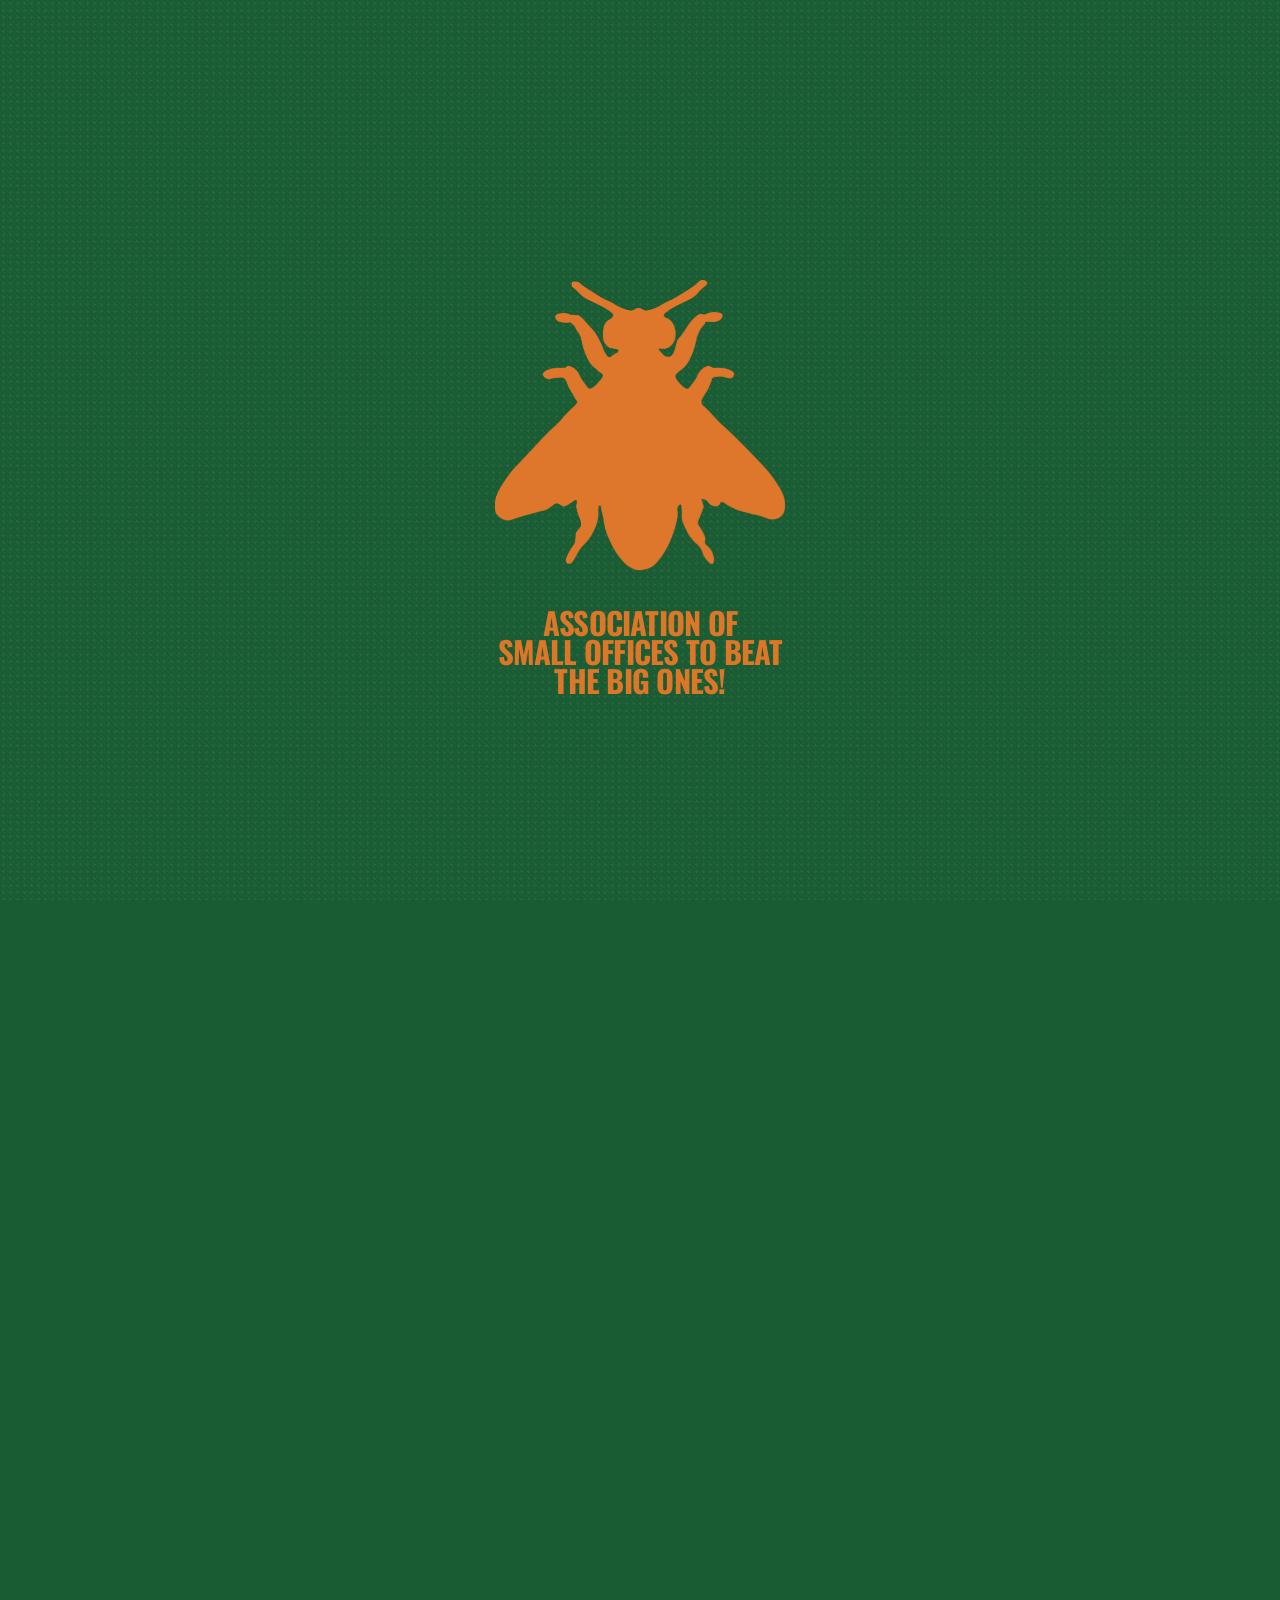
<file: index.html>
<!DOCTYPE html>
<html lang="en">
<head>
  <meta charset="UTF-8">

  <!-- Skip the splash if home.html was visited in the last 20 minutes -->
  <script>
    (function () {
      var STORAGE_KEY = "argefc:lastVisit";
      var RECENT_VISIT_WINDOW = 20 * 60 * 1000; // 20 minutes

      try {
        var lastVisit = window.localStorage.getItem(STORAGE_KEY);

        if (lastVisit && Date.now() - Number(lastVisit) < RECENT_VISIT_WINDOW) {
          window.location.replace("/home.html");
        }
      } catch (error) {
        // localStorage unavailable — fall back to showing the intro.
      }
    })();
  </script>

  <meta
    name="viewport"
    content="width=device-width, initial-scale=1, viewport-fit=cover"
  >

  <!-- Static green (the splash's resting color), not synced to
       the orange-to-green animation: Safari reads theme-color
       once at load and doesn't reliably react to later JS
       changes, so animating it was never actually taking
       effect on the notch/toolbar area anyway. -->
  <meta
    name="theme-color"
    content="#195c33"
  >

  <title>ARGE FC</title>

  <meta
    name="description"
    content="Association of small architecture offices to beat the big ones!"
  >

  <meta property="og:type" content="website">
  <meta property="og:url" content="https://argefc.com/">
  <meta property="og:title" content="ARGE FC">
  <meta
    property="og:description"
    content="Association of small architecture offices to beat the big ones!"
  >
  <meta property="og:image" content="https://argefc.com/resources/og-image.jpg">

  <!-- Prevents a background flash before style.css loads. Only
       body gets a color — html is deliberately left unset here
       too, so the browser keeps falling back to body's color
       for the safe-area strips (see the comment on html in
       style.css). -->
  <style>
    body {
      background-color: #de7628;
    }
  </style>

  <link rel="preconnect" href="https://fonts.googleapis.com">
  <link rel="preconnect" href="https://fonts.gstatic.com" crossorigin>
  <link
    rel="stylesheet"
    href="https://fonts.googleapis.com/css2?family=Oswald:wght@600;700&display=swap"
  >

  <!-- Warms the cache for home.html's font, so it's already
       loaded by the time the visitor clicks through. -->
  <link
    rel="stylesheet"
    href="https://fonts.googleapis.com/css2?family=Space+Grotesk:wght@500;600;700&display=swap"
  >

  <link
    rel="preload"
    as="image"
    href="/resources/logo.png"
  >

  <link rel="stylesheet" href="./style.css">
  <link
    rel="icon"
    type="image/png"
    sizes="32x32"
    href="/resources/favicon-32.png"
  >
  <link
    rel="apple-touch-icon"
    sizes="180x180"
    href="/resources/apple-touch-icon.png"
  >
</head>

<body>

  <main class="hero">

    <h1 class="sr-only">ARGE FC</h1>

    <a
      class="entry-link"
      id="intro-trigger"
      href="/home.html"
      aria-label="Enter ARGE FC"
      aria-disabled="true"
      tabindex="-1"
    >

      <div class="entry-visual">

        <div class="logo">
          <img
            class="logo-image"
            src="/resources/logo.png"
            alt=""
            width="4146"
            height="4147"
            fetchpriority="high"
          >
        </div>

        <div class="sticker">
          ASSOCIATION OF<br>
          SMALL OFFICES TO BEAT<br>
          THE BIG ONES!
        </div>

      </div>

      <!-- Attention nudge: tied to the bee's own box, scales with it -->
      <div class="nudge-hint">
        <span class="nudge-text">Click to enter</span>

        <svg
          class="nudge-arrow"
          viewBox="0 35 400 240"
          focusable="false"
        >
          <path
            d="M 350 70 C 260 85, 150 150, 78 232"
            fill="none"
            stroke="#111111"
            stroke-width="10"
            stroke-linecap="round"
          />
          <path
            d="M 130 225 L 78 232 L 95 178"
            fill="none"
            stroke="#111111"
            stroke-width="10"
            stroke-linecap="round"
            stroke-linejoin="round"
          />
        </svg>
      </div>

    </a>

  </main>


  <!-- Full-page dim while the nudge is showing -->
  <div class="intro-nudge-overlay" aria-hidden="true"></div>

  <script src="./script.js"></script>
</body>
</html>
</file>
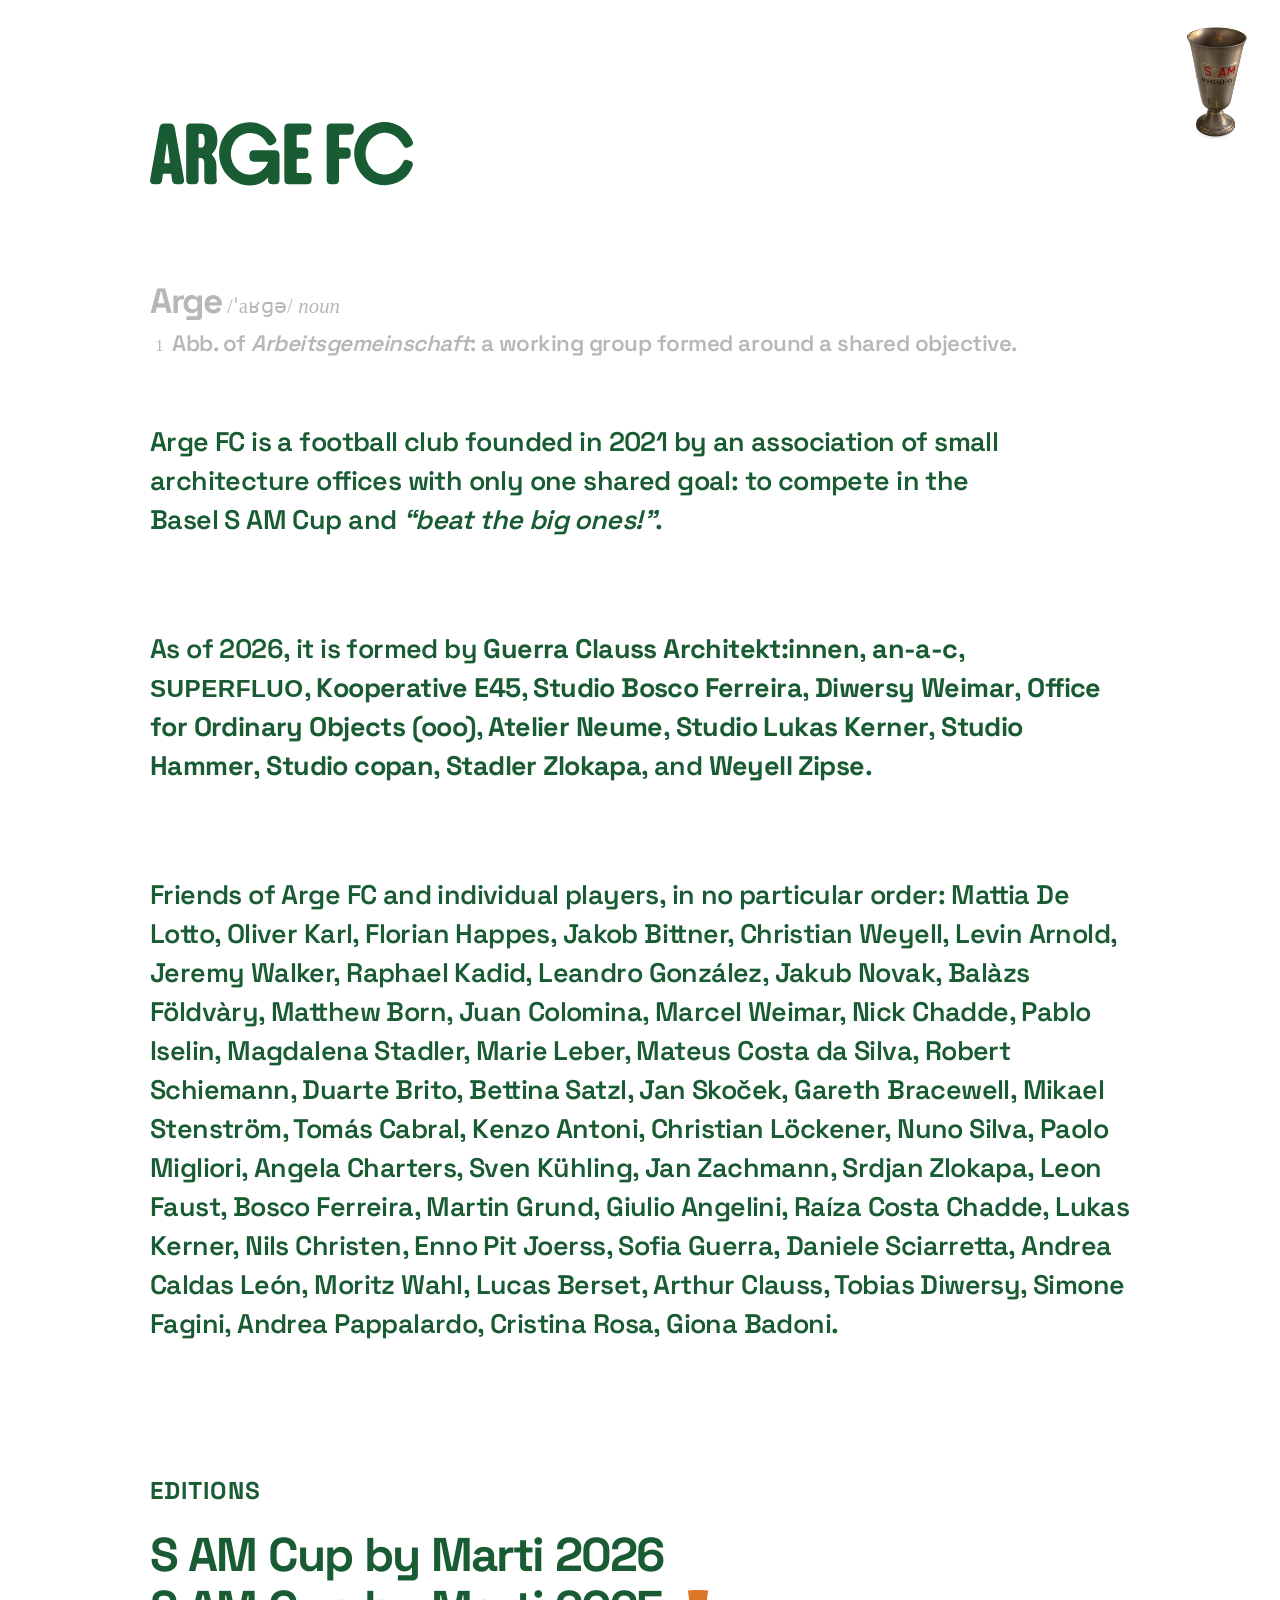
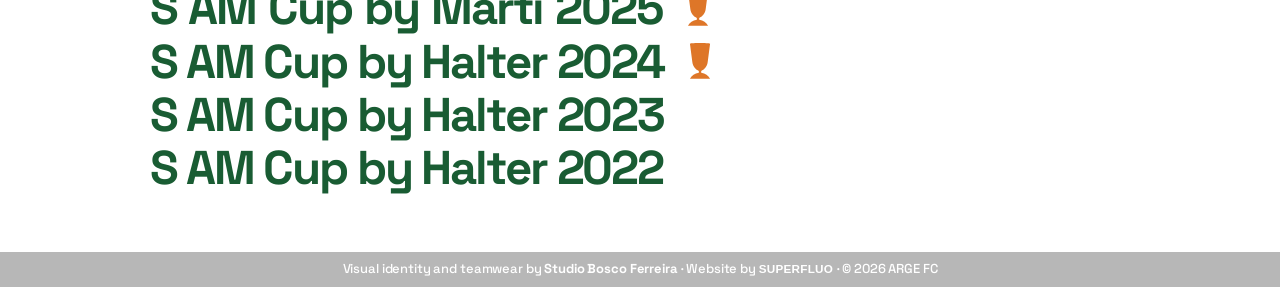
<file: home.html>
<!DOCTYPE html>
<html lang="en">
<head>
  <meta charset="UTF-8">

  <!-- Record this visit so a return to "/" within 20 minutes skips the splash -->
  <script>
    (function () {
      var STORAGE_KEY = "argefc:lastVisit";

      try {
        window.localStorage.setItem(STORAGE_KEY, Date.now());
      } catch (error) {
        // localStorage unavailable — splash will just show again next time.
      }
    })();
  </script>

  <meta
  name="viewport"
  content="width=device-width, initial-scale=1, viewport-fit=cover"
>

  <title>ARGE FC</title>

  <meta
    name="description"
    content="Association of small architecture offices to beat the big ones!"
  >

  <meta property="og:type" content="website">
  <meta property="og:url" content="https://argefc.com/home.html">
  <meta property="og:title" content="ARGE FC">
  <meta
    property="og:description"
    content="Association of small architecture offices to beat the big ones!"
  >
  <meta property="og:image" content="https://argefc.com/resources/og-image.jpg">

  <link rel="preconnect" href="https://fonts.googleapis.com">
  <link rel="preconnect" href="https://fonts.gstatic.com" crossorigin>
  <link
    rel="stylesheet"
    href="https://fonts.googleapis.com/css2?family=Space+Grotesk:wght@500;600;700&display=swap"
  >

  <link rel="stylesheet" href="./home.css">
  <link
  rel="icon"
  type="image/png"
  sizes="32x32"
  href="/resources/favicon-32.png"
>

<link
  rel="apple-touch-icon"
  sizes="180x180"
  href="/resources/apple-touch-icon.png"
>
</head>

<body>

  <!-- Trophy easter egg -->
  <a
    class="trophy-link"
    href="/trophy.html"
    aria-label="View the S AM Cup"
  >
    <img
      src="/resources/sam-cup.png"
      alt=""
      width="600"
      height="900"
    >
  </a>


  <!-- Decorative flying bee -->
  <div class="fly-layer" aria-hidden="true">

    <svg
      class="fly-trail"
      id="fly-svg"
      preserveAspectRatio="none"
    >
      <g id="trail-group"></g>
    </svg>

    <img
      class="flying-bee"
      id="flying-bee"
      src="/resources/logo.png"
      alt=""
      width="4146"
      height="4147"
    >

  </div>


  <main class="content">

    <section class="intro">

      <h1>
        <svg class="title-logo" role="img" aria-label="ARGE FC" viewBox="0 0 404.99 137.17" fill="currentColor" xmlns="http://www.w3.org/2000/svg">
          <path d="m28.03,100.72l11.88-66.11c.55-3.19,2.64-4.95,5.94-4.95h7.26c3.3,0,5.39,1.76,5.94,4.95l11.88,66.11c.66,3.85-1.21,5.94-4.95,5.94h-4.4c-3.41,0-5.39-1.76-5.83-5.17l-.88-7.15c-.11-.77-.44-.99-1.1-.99h-8.58c-.66,0-.99.22-1.1.99l-.88,7.15c-.44,3.41-2.42,5.17-5.83,5.17h-4.4c-3.74,0-5.61-2.09-4.95-5.94Zm24.97-21.78l-2.97-23.21c-.11-.88-.99-.88-1.1,0l-2.97,23.21c-.11.66.44,1.21,1.1,1.21h4.84c.66,0,1.21-.55,1.1-1.21Z"/>
          <path d="m73.69,101.16V35.16c0-3.52,1.98-5.5,5.5-5.5h12.32c15.84,0,21.67,6.38,21.67,22.11,0,6.6-2.64,12.32-6.71,16.17-.55.55-.55.99,0,1.54,2.86,2.86,5.5,6.93,5.5,13.53v9.9c0,3.3.22,5.83.44,7.81.44,3.85-.99,5.94-4.73,5.94h-5.61c-3.52,0-5.5-1.98-5.5-5.5v-21.34c0-6.38-3.85-6.38-5.06-6.38h-1.1c-.66,0-1.1.44-1.1,1.1v26.62c0,3.52-1.98,5.5-5.5,5.5h-4.62c-3.52,0-5.5-1.98-5.5-5.5Zm23.43-48.95c0-8.58-2.09-9.35-5.72-9.35h-.99c-.66,0-1.1.44-1.1,1.1v15.18c0,.66.44,1.1,1.1,1.1h.99c3.63,0,5.72-.88,5.72-8.03Z"/>
          <path d="m197.93,101.16V35.16c0-3.52,1.98-5.5,5.5-5.5h23.32c3.52,0,5.5,1.98,5.5,5.5v3.3c0,3.52-1.98,5.5-5.5,5.5h-12.1c-.66,0-1.1.44-1.1,1.1v13.97c0,.66.44,1.1,1.1,1.1h8.14c3.52,0,5.5,1.98,5.5,5.5v3.3c0,3.52-1.98,5.5-5.5,5.5h-8.14c-.66,0-1.1.44-1.1,1.1v15.73c0,.66.44,1.1,1.1,1.1h12.21c3.52,0,5.5,1.98,5.5,5.5v3.3c0,3.52-1.98,5.5-5.5,5.5h-23.43c-3.52,0-5.5-1.98-5.5-5.5Z"/>
          <path d="m251.54,101.16V35.16c0-3.52,1.98-5.5,5.5-5.5h23.32c3.52,0,5.5,1.98,5.5,5.5v3.3c0,3.52-1.98,5.5-5.5,5.5h-12.1c-.66,0-1.1.44-1.1,1.1v13.97c0,.66.44,1.1,1.1,1.1h8.14c3.52,0,5.5,1.98,5.5,5.5v3.3c0,3.52-1.98,5.5-5.5,5.5h-8.14c-.66,0-1.1.44-1.1,1.1v25.63c0,3.52-1.98,5.5-5.5,5.5h-4.62c-3.52,0-5.5-1.98-5.5-5.5Z"/>
          <path d="m357.2,77.13l-3.01-1c-3.01-1-5.26.13-6.26,3.14-4.1,8.61-12.75,15.09-22.43,15.09-13.71,0-24.83-11.84-24.83-26.45s11.12-26.45,24.83-26.45c9.36,0,17.52,6.31,22.92,16.21,1.42,2.83,3.81,3.62,6.64,2.2l2.83-1.42c2.83-1.42,3.62-3.81,2.2-6.64l-1.42-2.93c-6.51-12.45-19.2-20.91-33.79-20.91-21.22,0-38.43,17.89-38.43,39.95s17.2,39.95,38.43,39.95c15.72,0,30.41-9.02,35.45-24.48,1-3.01-.13-5.26-3.14-6.26Z"/>
          <path d="m186.28,63.48l-27.08.04c-3.52,0-5.5,1.98-5.5,5.5v3.52c0,3.52,1.98,5.5,5.5,5.5h18.06v.43c-3.77,9.5-12.58,16.17-22.86,16.17-13.71,0-24.15-11.85-24.15-26.45s10.44-26.45,24.15-26.45c9.36,0,17.21,5.01,21.44,13.15,1.6,2.68,4.03,3.28,6.75,1.66l2.73-1.62c2.73-1.62,3.36-4.04,1.77-6.73-6.51-12.45-18.72-19.96-33.31-19.96-21.22,0-38.43,17.89-38.43,39.95s17.2,39.95,38.43,39.95c10.38,0,17.49-3.45,23.48-10.07v3.11c0,3.52,1.98,5.5,5.5,5.5h3.52c3.52,0,5.5-1.98,5.5-5.5v-32.2c0-3.52-1.98-5.5-5.5-5.5Z"/>
        </svg>
      </h1>

      <div class="definition">
  <div class="definition-heading">
    <strong>Arge</strong>
    <span class="pronunciation">/ˈaʁɡə/</span>
    <span class="word-type">noun</span>
  </div>

  <p class="definition-text">
    Abb. of <em>Arbeitsgemeinschaft</em>: a working group
    formed around a shared objective.
  </p>
</div>
<p>
Arge FC is a football club founded in 2021 by an association of small
architecture offices with only one shared goal: to compete in the
Basel&nbsp;S&nbsp;AM&nbsp;Cup and <span class="motto">“beat the big ones!”</span>.
</p>
    </section>
    <section>
      <p class="office-text">
       As of 2026, it is formed by 
        <a href="https://guerraclauss.com/en" target="_blank" rel="noopener">Guerra Clauss Architekt:innen</a>,
        <a href="https://an-a-c.com" target="_blank" rel="noopener">an-a-c</a>, <a class="superfluo" href="http://superfluo.cc/" target="_blank" rel="noopener">SUPERFLUO</a>,
        <a href="https://k-e45.com" target="_blank" rel="noopener">Kooperative E45</a>,
        <a href="https://www.boscoferreira.com" target="_blank" rel="noopener">Studio Bosco Ferreira</a>,
        <a href="https://diwersyweimar.eu" target="_blank" rel="noopener">Diwersy Weimar</a>,
        <a href="https://www.instagram.com/office.for.ordinary.objects/?hl=en" target="_blank" rel="noopener">Office for Ordinary Objects (ooo)</a>,
        <a href="https://www.neume.ch" target="_blank" rel="noopener">Atelier Neume</a>,
        <a href="https://lukaskerner.studio" target="_blank" rel="noopener">Studio Lukas Kerner</a>,
        <a href="https://studiohammer.ch" target="_blank" rel="noopener">Studio Hammer</a>,
        <a href="https://studiocopan.ch" target="_blank" rel="noopener">Studio copan</a>,
        <a href="https://stadlerzlokapa.ch" target="_blank" rel="noopener">Stadler Zlokapa</a>,
        and
        <a href="https://weyellzipse.ch" target="_blank" rel="noopener">Weyell Zipse</a>.
      </p>
    </section>
    <section class="friends-section">
      <p class="friends">
        Friends of Arge FC and individual players, in no particular order:
        Mattia De Lotto, Oliver Karl, Florian Happes, Jakob Bittner, Christian
        Weyell, Levin Arnold, Jeremy Walker, Raphael Kadid, Leandro González, Jakub
        Novak, Balàzs Földvàry, Matthew Born, Juan Colomina, Marcel Weimar, Nick
        Chadde, Pablo Iselin, Magdalena Stadler, Marie Leber, Mateus Costa da Silva,
        Robert Schiemann, Duarte Brito, Bettina Satzl, Jan Skoček, Gareth Bracewell,
        Mikael Stenström, Tomás Cabral, Kenzo Antoni, Christian Löckener, Nuno
        Silva, Paolo Migliori, Angela Charters, Sven Kühling, Jan Zachmann, Srdjan
        Zlokapa, Leon Faust, Bosco Ferreira, Martin Grund, Giulio Angelini, Raíza 
        Costa Chadde, Lukas Kerner, Nils Christen, Enno Pit Joerss, Sofia Guerra,
         Daniele Sciarretta, Andrea Caldas León, Moritz Wahl, Lucas Berset, 
        Arthur Clauss, Tobias Diwersy, Simone Fagini, Andrea Pappalardo, Cristina Rosa, 
        Giona Badoni.
      </p>
    </section>
    <section>

      <h2>Editions</h2>

      <ul class="edition-list">
        <li>
          <a
            id="manual-2026"
            href="/2026/edition2026.html"
            data-prefetch-image="/2026/sam-cup-2026-team.webp"
          >S AM Cup by Marti 2026</a>
        </li>

        <li class="is-winner">
          <a
            id="manual"
            href="/2025/edition2025.html"
            data-prefetch-image="/2025/sam-cup-2025-team.webp"
          >S AM Cup by Marti 2025<svg
      class="edition-cup"
      viewBox="0 0 44 64"
      aria-label="Winner"
      role="img"
    >
      <path
        d="
          M5 3
          C9 1.5 35 1.5 39 3
          L35 34
          C34 42 29 47 24 49
          L24 52
          C31 53 36 57 39 62
          H5
          C8 57 13 53 20 52
          V49
          C15 47 10 42 9 34
          Z
        "
      />
    </svg></a>
        </li>

        <li class="is-winner">
          <a
            href="/2024/edition2024.html"
            data-prefetch-image="/2024/sam-cup-2024-team.webp"
          >S AM Cup by Halter 2024<svg
      class="edition-cup"
      viewBox="0 0 44 64"
      aria-label="Winner"
      role="img"
    >
      <path
        d="
          M5 3
          C9 1.5 35 1.5 39 3
          L35 34
          C34 42 29 47 24 49
          L24 52
          C31 53 36 57 39 62
          H5
          C8 57 13 53 20 52
          V49
          C15 47 10 42 9 34
          Z
        "
      />
    </svg></a>
        </li>

        <li>
          <a
            href="/2023/edition2023.html"
            data-prefetch-image="/2023/sam-cup-2023-team.webp"
          >S AM Cup by Halter 2023</a>
        </li>

        <li>
          <a
            href="/2022/edition2022.html"
            data-prefetch-image="/2022/sam-cup-2022-team.webp"
          >S AM Cup by Halter 2022</a>
        </li>
        
      </ul>

    </section>

  </main>


  <footer class="site-footer">
<p class="footer-credits">
  Visual identity and teamwear by
  <a
    class="footer-link"
    href="https://www.boscoferreira.com/"
  >
    Studio Bosco Ferreira
  </a>
  · Website by
  <a
    class="footer-link superfluo"
    href="https://superfluo.cc"
  >
    SUPERFLUO
  </a>
  · © 2026 ARGE FC
</p>
  </footer>


  <script src="./bee.js"></script>
  <script src="./edition-prefetch.js"></script>

</body>
</html>
</file>
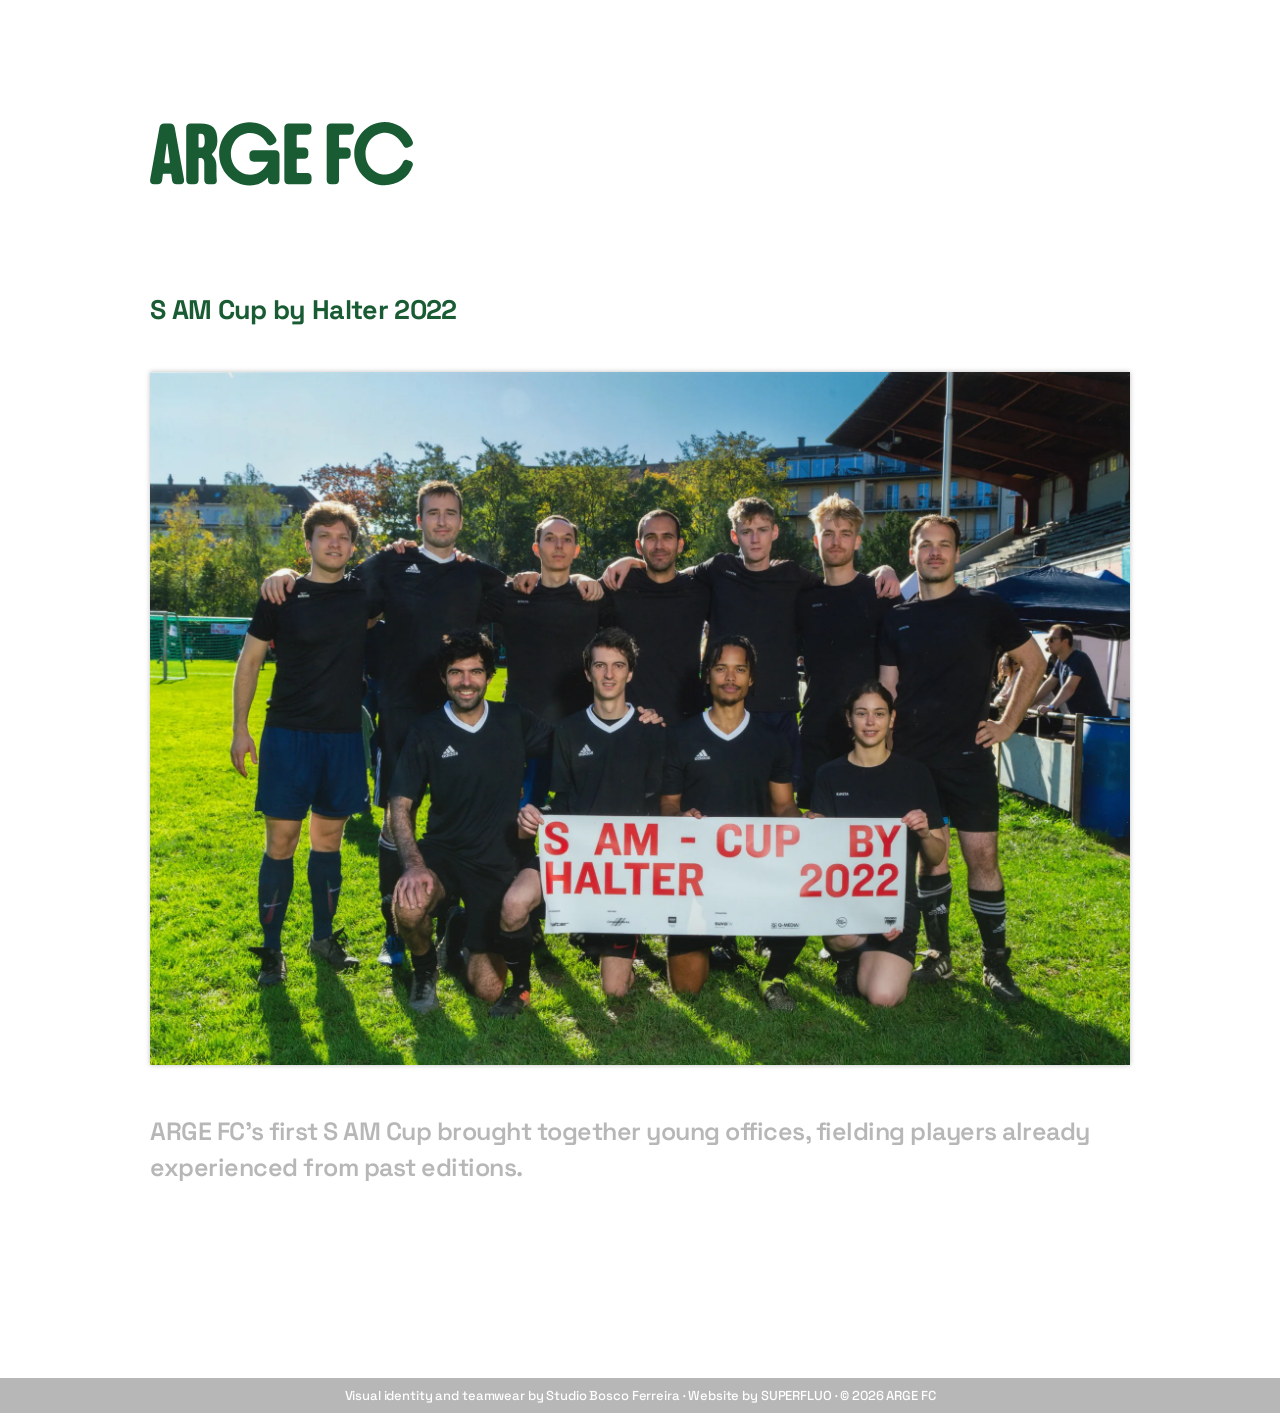
<file: 2022/edition2022.html>
<!DOCTYPE html>
<html lang="en">
<head>
  <meta charset="UTF-8">

  <meta
    name="viewport"
    content="width=device-width, initial-scale=1, viewport-fit=cover"
  >

  <meta name="theme-color" content="#ffffff">

  <title>S AM Cup by Halter 2022 — ARGE FC</title>

  <meta
    name="description"
    content="ARGE FC's first S AM Cup, 2022 — young offices fielding players already seasoned from past editions."
  >

  <meta property="og:type" content="website">
  <meta property="og:url" content="https://argefc.com/2022/edition2022.html">
  <meta property="og:title" content="S AM Cup by Halter 2022 — ARGE FC">
  <meta
    property="og:description"
    content="ARGE FC's first S AM Cup, 2022 — young offices fielding players already seasoned from past editions."
  >
  <meta property="og:image" content="https://argefc.com/2022/sam-cup-2022-team.webp">

  <link rel="preconnect" href="https://fonts.googleapis.com">
  <link rel="preconnect" href="https://fonts.gstatic.com" crossorigin>
  <link
    rel="stylesheet"
    href="https://fonts.googleapis.com/css2?family=Space+Grotesk:wght@500;600;700&display=swap"
  >

  <!-- edition.css is in the repository root -->
  <link rel="stylesheet" href="../edition.css">

  <link
    rel="icon"
    type="image/png"
    sizes="32x32"
    href="/resources/favicon-32.png"
  >
  <link
    rel="apple-touch-icon"
    sizes="180x180"
    href="/resources/apple-touch-icon.png"
  >
</head>

<body>

  <main class="content">

    <h1>
      <a class="back-link" href="/home.html">
        <svg class="title-logo" role="img" aria-label="ARGE FC" viewBox="0 0 404.99 137.17" fill="currentColor" xmlns="http://www.w3.org/2000/svg">
          <path d="m28.03,100.72l11.88-66.11c.55-3.19,2.64-4.95,5.94-4.95h7.26c3.3,0,5.39,1.76,5.94,4.95l11.88,66.11c.66,3.85-1.21,5.94-4.95,5.94h-4.4c-3.41,0-5.39-1.76-5.83-5.17l-.88-7.15c-.11-.77-.44-.99-1.1-.99h-8.58c-.66,0-.99.22-1.1.99l-.88,7.15c-.44,3.41-2.42,5.17-5.83,5.17h-4.4c-3.74,0-5.61-2.09-4.95-5.94Zm24.97-21.78l-2.97-23.21c-.11-.88-.99-.88-1.1,0l-2.97,23.21c-.11.66.44,1.21,1.1,1.21h4.84c.66,0,1.21-.55,1.1-1.21Z"/>
          <path d="m73.69,101.16V35.16c0-3.52,1.98-5.5,5.5-5.5h12.32c15.84,0,21.67,6.38,21.67,22.11,0,6.6-2.64,12.32-6.71,16.17-.55.55-.55.99,0,1.54,2.86,2.86,5.5,6.93,5.5,13.53v9.9c0,3.3.22,5.83.44,7.81.44,3.85-.99,5.94-4.73,5.94h-5.61c-3.52,0-5.5-1.98-5.5-5.5v-21.34c0-6.38-3.85-6.38-5.06-6.38h-1.1c-.66,0-1.1.44-1.1,1.1v26.62c0,3.52-1.98,5.5-5.5,5.5h-4.62c-3.52,0-5.5-1.98-5.5-5.5Zm23.43-48.95c0-8.58-2.09-9.35-5.72-9.35h-.99c-.66,0-1.1.44-1.1,1.1v15.18c0,.66.44,1.1,1.1,1.1h.99c3.63,0,5.72-.88,5.72-8.03Z"/>
          <path d="m197.93,101.16V35.16c0-3.52,1.98-5.5,5.5-5.5h23.32c3.52,0,5.5,1.98,5.5,5.5v3.3c0,3.52-1.98,5.5-5.5,5.5h-12.1c-.66,0-1.1.44-1.1,1.1v13.97c0,.66.44,1.1,1.1,1.1h8.14c3.52,0,5.5,1.98,5.5,5.5v3.3c0,3.52-1.98,5.5-5.5,5.5h-8.14c-.66,0-1.1.44-1.1,1.1v15.73c0,.66.44,1.1,1.1,1.1h12.21c3.52,0,5.5,1.98,5.5,5.5v3.3c0,3.52-1.98,5.5-5.5,5.5h-23.43c-3.52,0-5.5-1.98-5.5-5.5Z"/>
          <path d="m251.54,101.16V35.16c0-3.52,1.98-5.5,5.5-5.5h23.32c3.52,0,5.5,1.98,5.5,5.5v3.3c0,3.52-1.98,5.5-5.5,5.5h-12.1c-.66,0-1.1.44-1.1,1.1v13.97c0,.66.44,1.1,1.1,1.1h8.14c3.52,0,5.5,1.98,5.5,5.5v3.3c0,3.52-1.98,5.5-5.5,5.5h-8.14c-.66,0-1.1.44-1.1,1.1v25.63c0,3.52-1.98,5.5-5.5,5.5h-4.62c-3.52,0-5.5-1.98-5.5-5.5Z"/>
          <path d="m357.2,77.13l-3.01-1c-3.01-1-5.26.13-6.26,3.14-4.1,8.61-12.75,15.09-22.43,15.09-13.71,0-24.83-11.84-24.83-26.45s11.12-26.45,24.83-26.45c9.36,0,17.52,6.31,22.92,16.21,1.42,2.83,3.81,3.62,6.64,2.2l2.83-1.42c2.83-1.42,3.62-3.81,2.2-6.64l-1.42-2.93c-6.51-12.45-19.2-20.91-33.79-20.91-21.22,0-38.43,17.89-38.43,39.95s17.2,39.95,38.43,39.95c15.72,0,30.41-9.02,35.45-24.48,1-3.01-.13-5.26-3.14-6.26Z"/>
          <path d="m186.28,63.48l-27.08.04c-3.52,0-5.5,1.98-5.5,5.5v3.52c0,3.52,1.98,5.5,5.5,5.5h18.06v.43c-3.77,9.5-12.58,16.17-22.86,16.17-13.71,0-24.15-11.85-24.15-26.45s10.44-26.45,24.15-26.45c9.36,0,17.21,5.01,21.44,13.15,1.6,2.68,4.03,3.28,6.75,1.66l2.73-1.62c2.73-1.62,3.36-4.04,1.77-6.73-6.51-12.45-18.72-19.96-33.31-19.96-21.22,0-38.43,17.89-38.43,39.95s17.2,39.95,38.43,39.95c10.38,0,17.49-3.45,23.48-10.07v3.11c0,3.52,1.98,5.5,5.5,5.5h3.52c3.52,0,5.5-1.98,5.5-5.5v-32.2c0-3.52-1.98-5.5-5.5-5.5Z"/>
        </svg>
      </a>
    </h1>


    <header class="edition-header">
      <h2>S AM Cup by Halter 2022</h2>
    </header>


    <figure class="edition-image">
      <div class="image-frame">
        <img
          class="team-image"
          src="./sam-cup-2022-team.webp"
          alt="ARGE FC at the S AM Cup by Halter 2022"
          width="2000"
          height="1414"
          decoding="async"
          draggable="false"
        >
        <img
          class="edition-labels"
          src="./sam-cup-2022-names.svg"
          alt=""
          aria-hidden="true"
          width="2000"
          height="1414"
        >
      </div>
    </figure>


    <section class="edition-note">
      <p>
        ARGE FC’s first S AM Cup brought together young offices,
        fielding players already experienced from past editions.
      </p>
    </section>


    <!--
    Additional photographs can be added by duplicating this block:

    <figure class="edition-image">
      <div class="image-frame">
        <img
          class="team-image"
          src="./another-photo.jpg"
          alt="ARGE FC at the S AM Cup by Halter 2022"
        >
      </div>
    </figure>
    -->

  </main>


  <footer class="site-footer">
    <p>
      Visual identity and teamwear by

      <a
        class="footer-link"
        href="https://www.boscoferreira.com/"
        target="_blank"
        rel="noopener"
      >
        Studio Bosco Ferreira
      </a>

      · Website by

      <a
        class="footer-link"
        href="https://superfluo.cc"
        target="_blank"
        rel="noopener"
      >
        SUPERFLUO
      </a>

      · © 2026 ARGE FC
    </p>
  </footer>

  <script src="../edition-labels.js"></script>

</body>
</html>
</file>
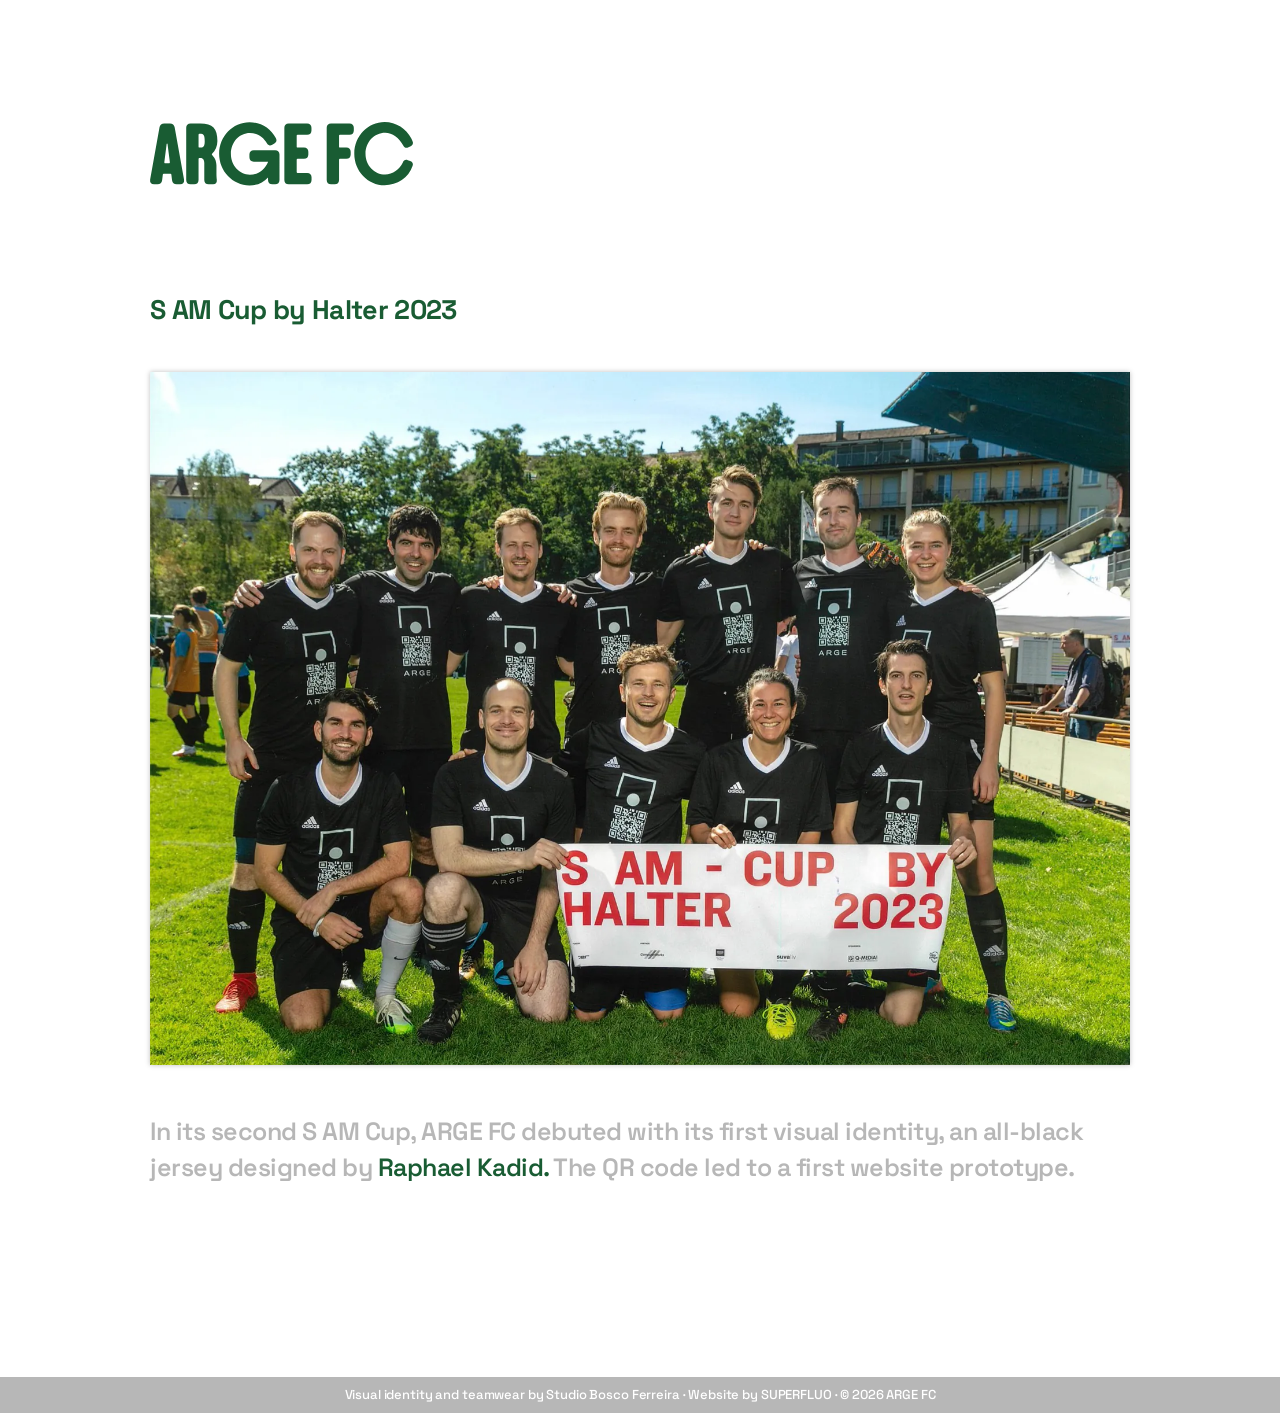
<file: 2023/edition2023.html>
<!DOCTYPE html>
<html lang="en">
<head>
  <meta charset="UTF-8">

  <meta
    name="viewport"
    content="width=device-width, initial-scale=1, viewport-fit=cover"
  >

  <meta name="theme-color" content="#ffffff">

  <title>S AM Cup by Halter 2023 — ARGE FC</title>

  <meta
    name="description"
    content="ARGE FC's second S AM Cup, 2023 — debuting its first visual identity, an all-black jersey by Raphael Kadid."
  >

  <meta property="og:type" content="website">
  <meta property="og:url" content="https://argefc.com/2023/edition2023.html">
  <meta property="og:title" content="S AM Cup by Halter 2023 — ARGE FC">
  <meta
    property="og:description"
    content="ARGE FC's second S AM Cup, 2023 — debuting its first visual identity, an all-black jersey by Raphael Kadid."
  >
  <meta property="og:image" content="https://argefc.com/2023/sam-cup-2023-team.webp">

  <link rel="preconnect" href="https://fonts.googleapis.com">
  <link rel="preconnect" href="https://fonts.gstatic.com" crossorigin>
  <link
    rel="stylesheet"
    href="https://fonts.googleapis.com/css2?family=Space+Grotesk:wght@500;600;700&display=swap"
  >

  <!-- edition.css is in the repository root -->
  <link rel="stylesheet" href="../edition.css">

  <link
    rel="icon"
    type="image/png"
    sizes="32x32"
    href="/resources/favicon-32.png"
  >
  <link
    rel="apple-touch-icon"
    sizes="180x180"
    href="/resources/apple-touch-icon.png"
  >
</head>

<body>

  <main class="content">

    <h1>
      <a class="back-link" href="/home.html">
        <svg class="title-logo" role="img" aria-label="ARGE FC" viewBox="0 0 404.99 137.17" fill="currentColor" xmlns="http://www.w3.org/2000/svg">
          <path d="m28.03,100.72l11.88-66.11c.55-3.19,2.64-4.95,5.94-4.95h7.26c3.3,0,5.39,1.76,5.94,4.95l11.88,66.11c.66,3.85-1.21,5.94-4.95,5.94h-4.4c-3.41,0-5.39-1.76-5.83-5.17l-.88-7.15c-.11-.77-.44-.99-1.1-.99h-8.58c-.66,0-.99.22-1.1.99l-.88,7.15c-.44,3.41-2.42,5.17-5.83,5.17h-4.4c-3.74,0-5.61-2.09-4.95-5.94Zm24.97-21.78l-2.97-23.21c-.11-.88-.99-.88-1.1,0l-2.97,23.21c-.11.66.44,1.21,1.1,1.21h4.84c.66,0,1.21-.55,1.1-1.21Z"/>
          <path d="m73.69,101.16V35.16c0-3.52,1.98-5.5,5.5-5.5h12.32c15.84,0,21.67,6.38,21.67,22.11,0,6.6-2.64,12.32-6.71,16.17-.55.55-.55.99,0,1.54,2.86,2.86,5.5,6.93,5.5,13.53v9.9c0,3.3.22,5.83.44,7.81.44,3.85-.99,5.94-4.73,5.94h-5.61c-3.52,0-5.5-1.98-5.5-5.5v-21.34c0-6.38-3.85-6.38-5.06-6.38h-1.1c-.66,0-1.1.44-1.1,1.1v26.62c0,3.52-1.98,5.5-5.5,5.5h-4.62c-3.52,0-5.5-1.98-5.5-5.5Zm23.43-48.95c0-8.58-2.09-9.35-5.72-9.35h-.99c-.66,0-1.1.44-1.1,1.1v15.18c0,.66.44,1.1,1.1,1.1h.99c3.63,0,5.72-.88,5.72-8.03Z"/>
          <path d="m197.93,101.16V35.16c0-3.52,1.98-5.5,5.5-5.5h23.32c3.52,0,5.5,1.98,5.5,5.5v3.3c0,3.52-1.98,5.5-5.5,5.5h-12.1c-.66,0-1.1.44-1.1,1.1v13.97c0,.66.44,1.1,1.1,1.1h8.14c3.52,0,5.5,1.98,5.5,5.5v3.3c0,3.52-1.98,5.5-5.5,5.5h-8.14c-.66,0-1.1.44-1.1,1.1v15.73c0,.66.44,1.1,1.1,1.1h12.21c3.52,0,5.5,1.98,5.5,5.5v3.3c0,3.52-1.98,5.5-5.5,5.5h-23.43c-3.52,0-5.5-1.98-5.5-5.5Z"/>
          <path d="m251.54,101.16V35.16c0-3.52,1.98-5.5,5.5-5.5h23.32c3.52,0,5.5,1.98,5.5,5.5v3.3c0,3.52-1.98,5.5-5.5,5.5h-12.1c-.66,0-1.1.44-1.1,1.1v13.97c0,.66.44,1.1,1.1,1.1h8.14c3.52,0,5.5,1.98,5.5,5.5v3.3c0,3.52-1.98,5.5-5.5,5.5h-8.14c-.66,0-1.1.44-1.1,1.1v25.63c0,3.52-1.98,5.5-5.5,5.5h-4.62c-3.52,0-5.5-1.98-5.5-5.5Z"/>
          <path d="m357.2,77.13l-3.01-1c-3.01-1-5.26.13-6.26,3.14-4.1,8.61-12.75,15.09-22.43,15.09-13.71,0-24.83-11.84-24.83-26.45s11.12-26.45,24.83-26.45c9.36,0,17.52,6.31,22.92,16.21,1.42,2.83,3.81,3.62,6.64,2.2l2.83-1.42c2.83-1.42,3.62-3.81,2.2-6.64l-1.42-2.93c-6.51-12.45-19.2-20.91-33.79-20.91-21.22,0-38.43,17.89-38.43,39.95s17.2,39.95,38.43,39.95c15.72,0,30.41-9.02,35.45-24.48,1-3.01-.13-5.26-3.14-6.26Z"/>
          <path d="m186.28,63.48l-27.08.04c-3.52,0-5.5,1.98-5.5,5.5v3.52c0,3.52,1.98,5.5,5.5,5.5h18.06v.43c-3.77,9.5-12.58,16.17-22.86,16.17-13.71,0-24.15-11.85-24.15-26.45s10.44-26.45,24.15-26.45c9.36,0,17.21,5.01,21.44,13.15,1.6,2.68,4.03,3.28,6.75,1.66l2.73-1.62c2.73-1.62,3.36-4.04,1.77-6.73-6.51-12.45-18.72-19.96-33.31-19.96-21.22,0-38.43,17.89-38.43,39.95s17.2,39.95,38.43,39.95c10.38,0,17.49-3.45,23.48-10.07v3.11c0,3.52,1.98,5.5,5.5,5.5h3.52c3.52,0,5.5-1.98,5.5-5.5v-32.2c0-3.52-1.98-5.5-5.5-5.5Z"/>
        </svg>
      </a>
    </h1>


    <header class="edition-header">
      <h2>S AM Cup by Halter 2023</h2>
    </header>


    <figure class="edition-image">
      <div class="image-frame">
        <img
          class="team-image"
          src="./sam-cup-2023-team.webp"
          alt="ARGE FC at the S AM Cup by Halter 2023"
          width="1695"
          height="1198"
          decoding="async"
          draggable="false"
        >
        <img
          class="edition-labels"
          src="./sam-cup-2023-names.svg"
          alt=""
          aria-hidden="true"
          width="1695"
          height="1198"
        >
      </div>
    </figure>


    <section class="edition-note">
      <p>
        In its second S AM Cup, ARGE FC debuted with its first visual identity, an all-black
        jersey designed by
        <a
          class="note-link"
          href="https://raphaelkadid.com"
          target="_blank"
          rel="noopener"
        >
          Raphael Kadid.
        </a> The QR code led to a first website prototype.
      </p>
    </section>


    <!--
    Additional photographs can be added by duplicating this block:

    <figure class="edition-image">
      <div class="image-frame">
        <img
          class="team-image"
          src="./another-photo.jpg"
          alt="ARGE FC at the S AM Cup by Halter 2023"
        >
      </div>
    </figure>
    -->

  </main>


  <footer class="site-footer">
    <p>
      Visual identity and teamwear by

      <a
        class="footer-link"
        href="https://www.boscoferreira.com/"
        target="_blank"
        rel="noopener"
      >
        Studio Bosco Ferreira
      </a>

      · Website by

      <a
        class="footer-link"
        href="https://superfluo.cc"
        target="_blank"
        rel="noopener"
      >
        SUPERFLUO
      </a>

      · © 2026 ARGE FC
    </p>
  </footer>

  <script src="../edition-labels.js"></script>

</body>
</html>
</file>
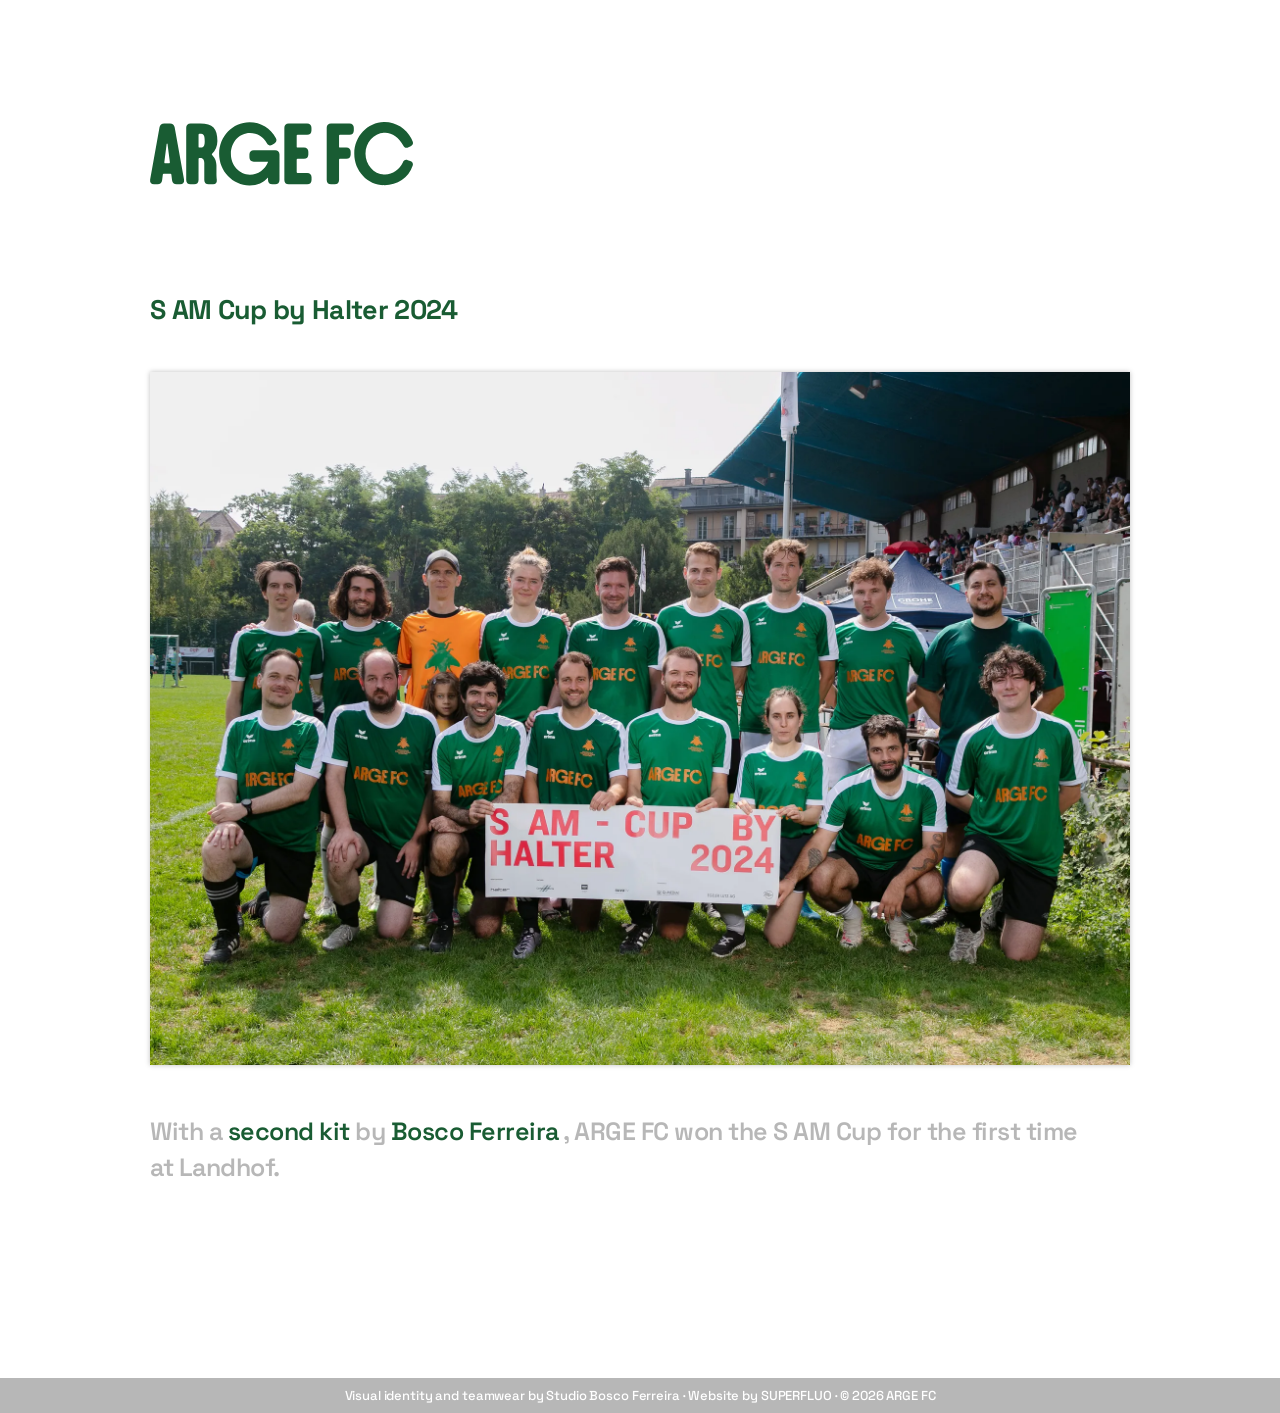
<file: 2024/edition2024.html>
<!DOCTYPE html>
<html lang="en">
<head>
  <meta charset="UTF-8">

  <meta
    name="viewport"
    content="width=device-width, initial-scale=1, viewport-fit=cover"
  >

  <meta name="theme-color" content="#ffffff">

  <title>S AM Cup by Halter 2024 — ARGE FC</title>

  <meta
    name="description"
    content="ARGE FC's first S AM Cup win, 2024 — at Landhof, in a second kit by Bosco Ferreira."
  >

  <meta property="og:type" content="website">
  <meta property="og:url" content="https://argefc.com/2024/edition2024.html">
  <meta property="og:title" content="S AM Cup by Halter 2024 — ARGE FC">
  <meta
    property="og:description"
    content="ARGE FC's first S AM Cup win, 2024 — at Landhof, in a second kit by Bosco Ferreira."
  >
  <meta property="og:image" content="https://argefc.com/2024/sam-cup-2024-team.webp">

  <link rel="preconnect" href="https://fonts.googleapis.com">
  <link rel="preconnect" href="https://fonts.gstatic.com" crossorigin>
  <link
    rel="stylesheet"
    href="https://fonts.googleapis.com/css2?family=Space+Grotesk:wght@500;600;700&display=swap"
  >

  <!-- edition.css is in the repository root -->
  <link rel="stylesheet" href="../edition.css">

  <link
    rel="icon"
    type="image/png"
    sizes="32x32"
    href="/resources/favicon-32.png"
  >
  <link
    rel="apple-touch-icon"
    sizes="180x180"
    href="/resources/apple-touch-icon.png"
  >
</head>

<body class="is-winner">

  <!-- Confetti -->
  <div class="confetti" aria-hidden="true">
    <span style="--x:1.0%;--delay:-11.9s;--duration:11.3s;--rotation:550deg;"></span>
    <span style="--x:2.8%;--delay:-5.2s;--duration:12.5s;--rotation:440deg;"></span>
    <span style="--x:4.6%;--delay:-12.5s;--duration:20.8s;--rotation:430deg;"></span>
    <span style="--x:6.3%;--delay:-11.0s;--duration:11.3s;--rotation:430deg;"></span>
    <span style="--x:8.1%;--delay:-4.7s;--duration:16.6s;--rotation:390deg;"></span>
    <span style="--x:9.9%;--delay:-10.5s;--duration:18.9s;--rotation:820deg;"></span>
    <span style="--x:11.7%;--delay:-10.3s;--duration:13.4s;--rotation:750deg;"></span>
    <span style="--x:13.5%;--delay:-5.7s;--duration:20.6s;--rotation:860deg;"></span>
    <span style="--x:15.3%;--delay:-14.7s;--duration:18.7s;--rotation:590deg;"></span>
    <span style="--x:17.0%;--delay:-5.7s;--duration:13.4s;--rotation:860deg;"></span>
    <span style="--x:18.8%;--delay:-6.7s;--duration:12.0s;--rotation:440deg;"></span>
    <span style="--x:20.6%;--delay:-7.1s;--duration:14.8s;--rotation:540deg;"></span>
    <span style="--x:22.4%;--delay:-14.7s;--duration:19.0s;--rotation:720deg;"></span>
    <span style="--x:24.2%;--delay:-3.1s;--duration:21.1s;--rotation:430deg;"></span>
    <span style="--x:25.9%;--delay:-10.4s;--duration:20.1s;--rotation:770deg;"></span>
    <span style="--x:27.7%;--delay:-16.1s;--duration:15.0s;--rotation:500deg;"></span>
    <span style="--x:29.5%;--delay:-13.0s;--duration:11.5s;--rotation:520deg;"></span>
    <span style="--x:31.3%;--delay:-14.1s;--duration:21.8s;--rotation:920deg;"></span>
    <span style="--x:33.1%;--delay:-5.0s;--duration:12.1s;--rotation:550deg;"></span>
    <span style="--x:34.9%;--delay:-8.7s;--duration:20.2s;--rotation:480deg;"></span>
    <span style="--x:36.6%;--delay:-7.3s;--duration:13.3s;--rotation:550deg;"></span>
    <span style="--x:38.4%;--delay:-12.9s;--duration:18.5s;--rotation:420deg;"></span>
    <span style="--x:40.2%;--delay:-11.4s;--duration:12.9s;--rotation:840deg;"></span>
    <span style="--x:42.0%;--delay:-5.2s;--duration:16.1s;--rotation:550deg;"></span>
    <span style="--x:43.8%;--delay:-17.8s;--duration:18.0s;--rotation:730deg;"></span>
    <span style="--x:45.5%;--delay:-4.7s;--duration:14.6s;--rotation:870deg;"></span>
    <span style="--x:47.3%;--delay:-14.2s;--duration:13.5s;--rotation:400deg;"></span>
    <span style="--x:49.1%;--delay:-14.7s;--duration:15.4s;--rotation:420deg;"></span>
    <span style="--x:50.9%;--delay:-4.6s;--duration:21.4s;--rotation:940deg;"></span>
    <span style="--x:52.7%;--delay:-13.2s;--duration:13.3s;--rotation:690deg;"></span>
    <span style="--x:54.5%;--delay:-7.7s;--duration:21.1s;--rotation:670deg;"></span>
    <span style="--x:56.2%;--delay:-3.4s;--duration:12.5s;--rotation:850deg;"></span>
    <span style="--x:58.0%;--delay:-10.5s;--duration:13.9s;--rotation:750deg;"></span>
    <span style="--x:59.8%;--delay:-8.3s;--duration:17.4s;--rotation:610deg;"></span>
    <span style="--x:61.6%;--delay:-4.7s;--duration:22.0s;--rotation:700deg;"></span>
    <span style="--x:63.4%;--delay:-9.4s;--duration:19.3s;--rotation:930deg;"></span>
    <span style="--x:65.1%;--delay:-2.9s;--duration:17.9s;--rotation:880deg;"></span>
    <span style="--x:66.9%;--delay:-12.6s;--duration:17.6s;--rotation:620deg;"></span>
    <span style="--x:68.7%;--delay:-7.5s;--duration:22.0s;--rotation:710deg;"></span>
    <span style="--x:70.5%;--delay:-5.3s;--duration:17.1s;--rotation:380deg;"></span>
    <span style="--x:72.3%;--delay:-12.6s;--duration:12.3s;--rotation:940deg;"></span>
    <span style="--x:74.1%;--delay:-10.1s;--duration:13.9s;--rotation:790deg;"></span>
    <span style="--x:75.8%;--delay:-6.8s;--duration:14.2s;--rotation:480deg;"></span>
    <span style="--x:77.6%;--delay:-8.7s;--duration:21.5s;--rotation:940deg;"></span>
    <span style="--x:79.4%;--delay:-13.2s;--duration:21.7s;--rotation:860deg;"></span>
    <span style="--x:81.2%;--delay:-4.0s;--duration:21.0s;--rotation:930deg;"></span>
    <span style="--x:83.0%;--delay:-11.6s;--duration:20.3s;--rotation:700deg;"></span>
    <span style="--x:84.7%;--delay:-11.4s;--duration:12.7s;--rotation:860deg;"></span>
    <span style="--x:86.5%;--delay:-3.7s;--duration:21.5s;--rotation:710deg;"></span>
    <span style="--x:88.3%;--delay:-16.6s;--duration:17.6s;--rotation:690deg;"></span>
    <span style="--x:90.1%;--delay:-1.3s;--duration:21.2s;--rotation:940deg;"></span>
    <span style="--x:91.9%;--delay:-17.8s;--duration:19.9s;--rotation:530deg;"></span>
    <span style="--x:93.7%;--delay:-2.0s;--duration:20.7s;--rotation:430deg;"></span>
    <span style="--x:95.4%;--delay:-2.5s;--duration:16.3s;--rotation:420deg;"></span>
    <span style="--x:97.2%;--delay:-17.6s;--duration:16.9s;--rotation:460deg;"></span>
    <span style="--x:99.0%;--delay:-3.2s;--duration:16.2s;--rotation:730deg;"></span>
  </div>


  <main class="content">

    <h1>
      <a class="back-link" href="/home.html">
        <svg class="title-logo" role="img" aria-label="ARGE FC" viewBox="0 0 404.99 137.17" fill="currentColor" xmlns="http://www.w3.org/2000/svg">
          <path d="m28.03,100.72l11.88-66.11c.55-3.19,2.64-4.95,5.94-4.95h7.26c3.3,0,5.39,1.76,5.94,4.95l11.88,66.11c.66,3.85-1.21,5.94-4.95,5.94h-4.4c-3.41,0-5.39-1.76-5.83-5.17l-.88-7.15c-.11-.77-.44-.99-1.1-.99h-8.58c-.66,0-.99.22-1.1.99l-.88,7.15c-.44,3.41-2.42,5.17-5.83,5.17h-4.4c-3.74,0-5.61-2.09-4.95-5.94Zm24.97-21.78l-2.97-23.21c-.11-.88-.99-.88-1.1,0l-2.97,23.21c-.11.66.44,1.21,1.1,1.21h4.84c.66,0,1.21-.55,1.1-1.21Z"/>
          <path d="m73.69,101.16V35.16c0-3.52,1.98-5.5,5.5-5.5h12.32c15.84,0,21.67,6.38,21.67,22.11,0,6.6-2.64,12.32-6.71,16.17-.55.55-.55.99,0,1.54,2.86,2.86,5.5,6.93,5.5,13.53v9.9c0,3.3.22,5.83.44,7.81.44,3.85-.99,5.94-4.73,5.94h-5.61c-3.52,0-5.5-1.98-5.5-5.5v-21.34c0-6.38-3.85-6.38-5.06-6.38h-1.1c-.66,0-1.1.44-1.1,1.1v26.62c0,3.52-1.98,5.5-5.5,5.5h-4.62c-3.52,0-5.5-1.98-5.5-5.5Zm23.43-48.95c0-8.58-2.09-9.35-5.72-9.35h-.99c-.66,0-1.1.44-1.1,1.1v15.18c0,.66.44,1.1,1.1,1.1h.99c3.63,0,5.72-.88,5.72-8.03Z"/>
          <path d="m197.93,101.16V35.16c0-3.52,1.98-5.5,5.5-5.5h23.32c3.52,0,5.5,1.98,5.5,5.5v3.3c0,3.52-1.98,5.5-5.5,5.5h-12.1c-.66,0-1.1.44-1.1,1.1v13.97c0,.66.44,1.1,1.1,1.1h8.14c3.52,0,5.5,1.98,5.5,5.5v3.3c0,3.52-1.98,5.5-5.5,5.5h-8.14c-.66,0-1.1.44-1.1,1.1v15.73c0,.66.44,1.1,1.1,1.1h12.21c3.52,0,5.5,1.98,5.5,5.5v3.3c0,3.52-1.98,5.5-5.5,5.5h-23.43c-3.52,0-5.5-1.98-5.5-5.5Z"/>
          <path d="m251.54,101.16V35.16c0-3.52,1.98-5.5,5.5-5.5h23.32c3.52,0,5.5,1.98,5.5,5.5v3.3c0,3.52-1.98,5.5-5.5,5.5h-12.1c-.66,0-1.1.44-1.1,1.1v13.97c0,.66.44,1.1,1.1,1.1h8.14c3.52,0,5.5,1.98,5.5,5.5v3.3c0,3.52-1.98,5.5-5.5,5.5h-8.14c-.66,0-1.1.44-1.1,1.1v25.63c0,3.52-1.98,5.5-5.5,5.5h-4.62c-3.52,0-5.5-1.98-5.5-5.5Z"/>
          <path d="m357.2,77.13l-3.01-1c-3.01-1-5.26.13-6.26,3.14-4.1,8.61-12.75,15.09-22.43,15.09-13.71,0-24.83-11.84-24.83-26.45s11.12-26.45,24.83-26.45c9.36,0,17.52,6.31,22.92,16.21,1.42,2.83,3.81,3.62,6.64,2.2l2.83-1.42c2.83-1.42,3.62-3.81,2.2-6.64l-1.42-2.93c-6.51-12.45-19.2-20.91-33.79-20.91-21.22,0-38.43,17.89-38.43,39.95s17.2,39.95,38.43,39.95c15.72,0,30.41-9.02,35.45-24.48,1-3.01-.13-5.26-3.14-6.26Z"/>
          <path d="m186.28,63.48l-27.08.04c-3.52,0-5.5,1.98-5.5,5.5v3.52c0,3.52,1.98,5.5,5.5,5.5h18.06v.43c-3.77,9.5-12.58,16.17-22.86,16.17-13.71,0-24.15-11.85-24.15-26.45s10.44-26.45,24.15-26.45c9.36,0,17.21,5.01,21.44,13.15,1.6,2.68,4.03,3.28,6.75,1.66l2.73-1.62c2.73-1.62,3.36-4.04,1.77-6.73-6.51-12.45-18.72-19.96-33.31-19.96-21.22,0-38.43,17.89-38.43,39.95s17.2,39.95,38.43,39.95c10.38,0,17.49-3.45,23.48-10.07v3.11c0,3.52,1.98,5.5,5.5,5.5h3.52c3.52,0,5.5-1.98,5.5-5.5v-32.2c0-3.52-1.98-5.5-5.5-5.5Z"/>
        </svg>
      </a>
    </h1>


    <header class="edition-header">
      <h2>S AM Cup by Halter 2024</h2>
    </header>


    <figure class="edition-image">
      <div class="image-frame">
        <img
          class="team-image"
          src="./sam-cup-2024-team.webp"
          alt="ARGE FC at the S AM Cup by Halter 2024"
          width="2000"
          height="1414"
          decoding="async"
          draggable="false"
        >
        <img
          class="edition-labels"
          src="./sam-cup-2024-names.svg"
          alt=""
          aria-hidden="true"
          width="2000"
          height="1414"
        >
      </div>
    </figure>


    <section class="edition-note">
      <p>
        With a
        <a
          class="note-link"
          href="https://fontsinuse.com/uses/65860/arge-fc-jersey-s-am-cup-2024"
          target="_blank"
          rel="noopener"
        >
          second kit
        </a>
        by
        <a
          class="note-link"
          href="https://www.boscoferreira.com/"
          target="_blank"
          rel="noopener"
        >
          Bosco Ferreira
        </a>,
        ARGE FC won the S AM Cup for the first time at Landhof.
      </p>
    </section>


    <!--
    Additional photographs can be added by duplicating this block:

    <figure class="edition-image">
      <div class="image-frame">
        <img
          class="team-image"
          src="./another-photo.jpg"
          alt="ARGE FC at the 2024 S AM Cup"
        >
      </div>
    </figure>
    -->

  </main>


  <footer class="site-footer">
    <p>
      Visual identity and teamwear by

      <a
        class="footer-link"
        href="https://www.boscoferreira.com/"
        target="_blank"
        rel="noopener"
      >
        Studio Bosco Ferreira
      </a>

      · Website by

      <a
        class="footer-link"
        href="https://superfluo.cc"
        target="_blank"
        rel="noopener"
      >
        SUPERFLUO
      </a>

      · © 2026 ARGE FC
    </p>
  </footer>

  <script src="../edition-labels.js"></script>

</body>
</html>
</file>
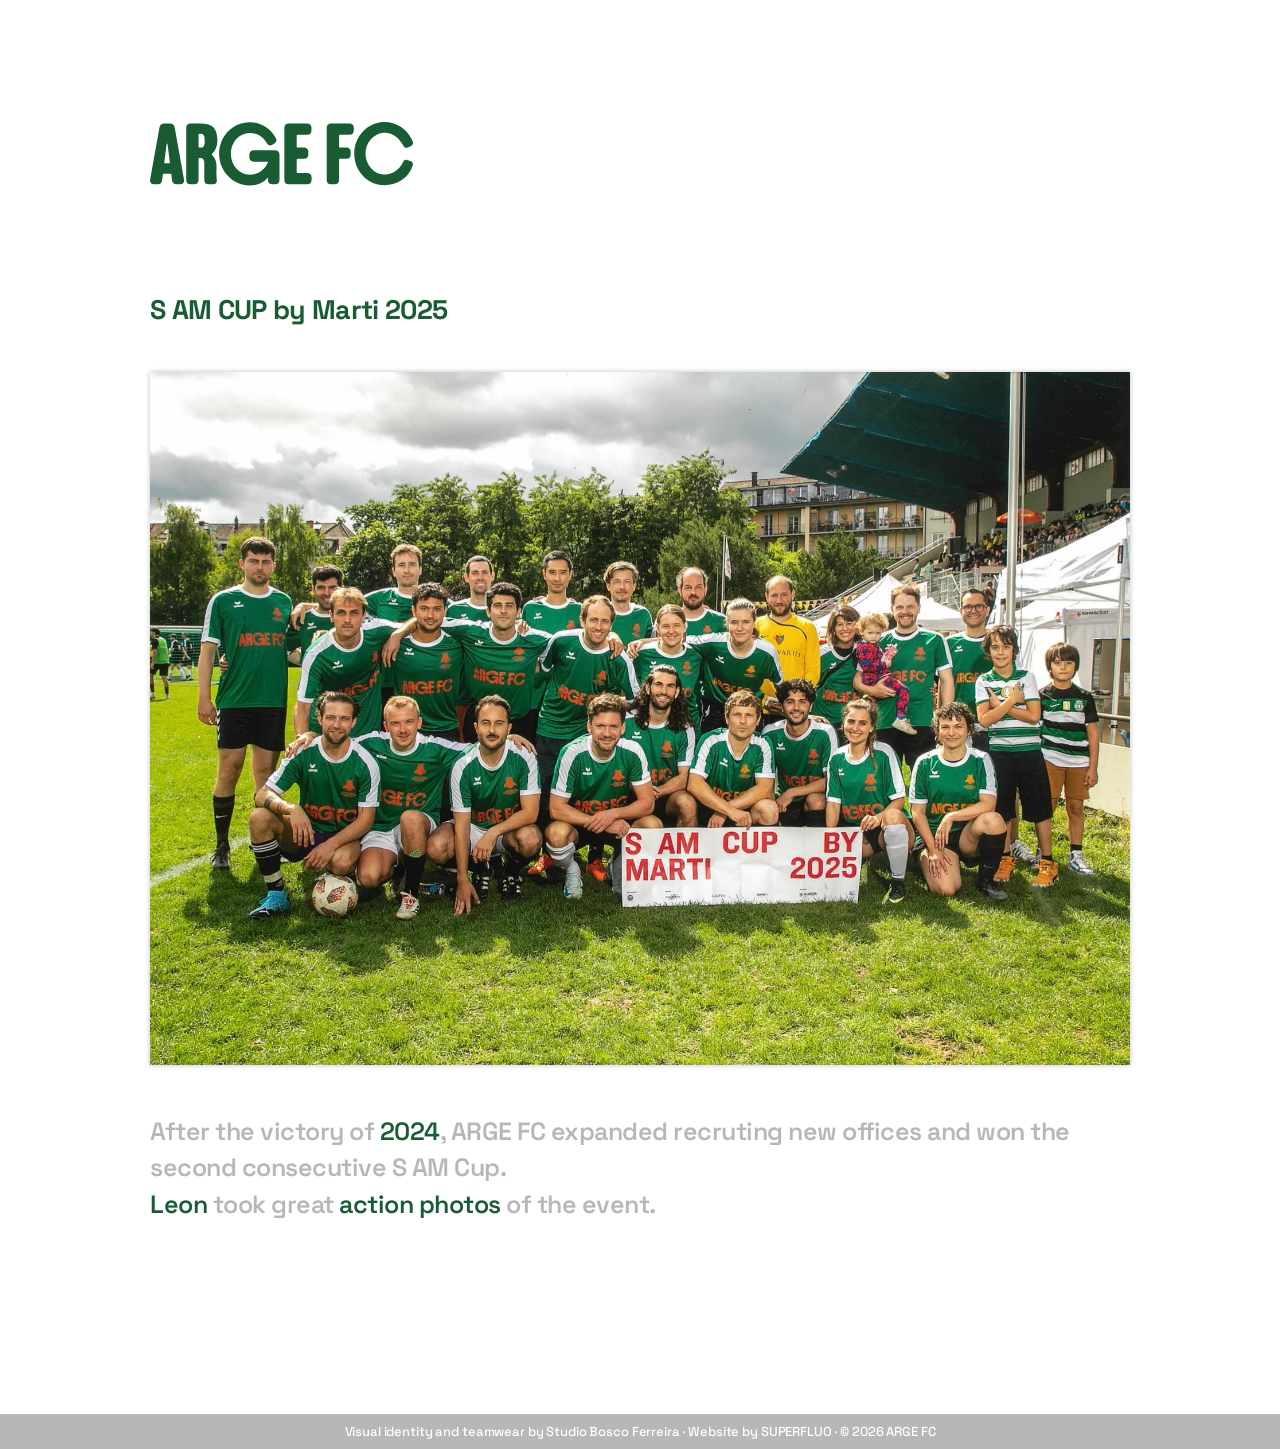
<file: 2025/edition2025.html>
<!DOCTYPE html>
<html lang="en">
<head>
  <meta charset="UTF-8">

  <meta
    name="viewport"
    content="width=device-width, initial-scale=1, viewport-fit=cover"
  >

  <meta name="theme-color" content="#ffffff">

  <title>S AM CUP by Marti 2025 — ARGE FC</title>

  <meta
    name="description"
    content="ARGE FC's second straight S AM Cup win, 2025 — the roster expanded and saw off the field again, with action photos by Leon Faust."
  >

  <meta property="og:type" content="website">
  <meta property="og:url" content="https://argefc.com/2025/edition2025.html">
  <meta property="og:title" content="S AM CUP by Marti 2025 — ARGE FC">
  <meta
    property="og:description"
    content="ARGE FC's second straight S AM Cup win, 2025 — the roster expanded and saw off the field again, with action photos by Leon Faust."
  >
  <meta property="og:image" content="https://argefc.com/2025/sam-cup-2025-team.webp">

  <link rel="preconnect" href="https://fonts.googleapis.com">
  <link rel="preconnect" href="https://fonts.gstatic.com" crossorigin>
  <link
    rel="stylesheet"
    href="https://fonts.googleapis.com/css2?family=Space+Grotesk:wght@500;600;700&display=swap"
  >

  <!-- edition.css is in the repository root -->
  <link rel="stylesheet" href="../edition.css">

  <link
    rel="icon"
    type="image/png"
    sizes="32x32"
    href="/resources/favicon-32.png"
  >
  <link
    rel="apple-touch-icon"
    sizes="180x180"
    href="/resources/apple-touch-icon.png"
  >
</head>

<body class="is-winner">

  <!-- Confetti -->
  <div class="confetti" aria-hidden="true">
    <span style="--x:1.0%;--delay:-11.9s;--duration:11.3s;--rotation:550deg;"></span>
    <span style="--x:2.8%;--delay:-5.2s;--duration:12.5s;--rotation:440deg;"></span>
    <span style="--x:4.6%;--delay:-12.5s;--duration:20.8s;--rotation:430deg;"></span>
    <span style="--x:6.3%;--delay:-11.0s;--duration:11.3s;--rotation:430deg;"></span>
    <span style="--x:8.1%;--delay:-4.7s;--duration:16.6s;--rotation:390deg;"></span>
    <span style="--x:9.9%;--delay:-10.5s;--duration:18.9s;--rotation:820deg;"></span>
    <span style="--x:11.7%;--delay:-10.3s;--duration:13.4s;--rotation:750deg;"></span>
    <span style="--x:13.5%;--delay:-5.7s;--duration:20.6s;--rotation:860deg;"></span>
    <span style="--x:15.3%;--delay:-14.7s;--duration:18.7s;--rotation:590deg;"></span>
    <span style="--x:17.0%;--delay:-5.7s;--duration:13.4s;--rotation:860deg;"></span>
    <span style="--x:18.8%;--delay:-6.7s;--duration:12.0s;--rotation:440deg;"></span>
    <span style="--x:20.6%;--delay:-7.1s;--duration:14.8s;--rotation:540deg;"></span>
    <span style="--x:22.4%;--delay:-14.7s;--duration:19.0s;--rotation:720deg;"></span>
    <span style="--x:24.2%;--delay:-3.1s;--duration:21.1s;--rotation:430deg;"></span>
    <span style="--x:25.9%;--delay:-10.4s;--duration:20.1s;--rotation:770deg;"></span>
    <span style="--x:27.7%;--delay:-16.1s;--duration:15.0s;--rotation:500deg;"></span>
    <span style="--x:29.5%;--delay:-13.0s;--duration:11.5s;--rotation:520deg;"></span>
    <span style="--x:31.3%;--delay:-14.1s;--duration:21.8s;--rotation:920deg;"></span>
    <span style="--x:33.1%;--delay:-5.0s;--duration:12.1s;--rotation:550deg;"></span>
    <span style="--x:34.9%;--delay:-8.7s;--duration:20.2s;--rotation:480deg;"></span>
    <span style="--x:36.6%;--delay:-7.3s;--duration:13.3s;--rotation:550deg;"></span>
    <span style="--x:38.4%;--delay:-12.9s;--duration:18.5s;--rotation:420deg;"></span>
    <span style="--x:40.2%;--delay:-11.4s;--duration:12.9s;--rotation:840deg;"></span>
    <span style="--x:42.0%;--delay:-5.2s;--duration:16.1s;--rotation:550deg;"></span>
    <span style="--x:43.8%;--delay:-17.8s;--duration:18.0s;--rotation:730deg;"></span>
    <span style="--x:45.5%;--delay:-4.7s;--duration:14.6s;--rotation:870deg;"></span>
    <span style="--x:47.3%;--delay:-14.2s;--duration:13.5s;--rotation:400deg;"></span>
    <span style="--x:49.1%;--delay:-14.7s;--duration:15.4s;--rotation:420deg;"></span>
    <span style="--x:50.9%;--delay:-4.6s;--duration:21.4s;--rotation:940deg;"></span>
    <span style="--x:52.7%;--delay:-13.2s;--duration:13.3s;--rotation:690deg;"></span>
    <span style="--x:54.5%;--delay:-7.7s;--duration:21.1s;--rotation:670deg;"></span>
    <span style="--x:56.2%;--delay:-3.4s;--duration:12.5s;--rotation:850deg;"></span>
    <span style="--x:58.0%;--delay:-10.5s;--duration:13.9s;--rotation:750deg;"></span>
    <span style="--x:59.8%;--delay:-8.3s;--duration:17.4s;--rotation:610deg;"></span>
    <span style="--x:61.6%;--delay:-4.7s;--duration:22.0s;--rotation:700deg;"></span>
    <span style="--x:63.4%;--delay:-9.4s;--duration:19.3s;--rotation:930deg;"></span>
    <span style="--x:65.1%;--delay:-2.9s;--duration:17.9s;--rotation:880deg;"></span>
    <span style="--x:66.9%;--delay:-12.6s;--duration:17.6s;--rotation:620deg;"></span>
    <span style="--x:68.7%;--delay:-7.5s;--duration:22.0s;--rotation:710deg;"></span>
    <span style="--x:70.5%;--delay:-5.3s;--duration:17.1s;--rotation:380deg;"></span>
    <span style="--x:72.3%;--delay:-12.6s;--duration:12.3s;--rotation:940deg;"></span>
    <span style="--x:74.1%;--delay:-10.1s;--duration:13.9s;--rotation:790deg;"></span>
    <span style="--x:75.8%;--delay:-6.8s;--duration:14.2s;--rotation:480deg;"></span>
    <span style="--x:77.6%;--delay:-8.7s;--duration:21.5s;--rotation:940deg;"></span>
    <span style="--x:79.4%;--delay:-13.2s;--duration:21.7s;--rotation:860deg;"></span>
    <span style="--x:81.2%;--delay:-4.0s;--duration:21.0s;--rotation:930deg;"></span>
    <span style="--x:83.0%;--delay:-11.6s;--duration:20.3s;--rotation:700deg;"></span>
    <span style="--x:84.7%;--delay:-11.4s;--duration:12.7s;--rotation:860deg;"></span>
    <span style="--x:86.5%;--delay:-3.7s;--duration:21.5s;--rotation:710deg;"></span>
    <span style="--x:88.3%;--delay:-16.6s;--duration:17.6s;--rotation:690deg;"></span>
    <span style="--x:90.1%;--delay:-1.3s;--duration:21.2s;--rotation:940deg;"></span>
    <span style="--x:91.9%;--delay:-17.8s;--duration:19.9s;--rotation:530deg;"></span>
    <span style="--x:93.7%;--delay:-2.0s;--duration:20.7s;--rotation:430deg;"></span>
    <span style="--x:95.4%;--delay:-2.5s;--duration:16.3s;--rotation:420deg;"></span>
    <span style="--x:97.2%;--delay:-17.6s;--duration:16.9s;--rotation:460deg;"></span>
    <span style="--x:99.0%;--delay:-3.2s;--duration:16.2s;--rotation:730deg;"></span>
  </div>


  <main class="content">

    <h1>
      <a class="back-link" href="/home.html">
        <svg class="title-logo" role="img" aria-label="ARGE FC" viewBox="0 0 404.99 137.17" fill="currentColor" xmlns="http://www.w3.org/2000/svg">
          <path d="m28.03,100.72l11.88-66.11c.55-3.19,2.64-4.95,5.94-4.95h7.26c3.3,0,5.39,1.76,5.94,4.95l11.88,66.11c.66,3.85-1.21,5.94-4.95,5.94h-4.4c-3.41,0-5.39-1.76-5.83-5.17l-.88-7.15c-.11-.77-.44-.99-1.1-.99h-8.58c-.66,0-.99.22-1.1.99l-.88,7.15c-.44,3.41-2.42,5.17-5.83,5.17h-4.4c-3.74,0-5.61-2.09-4.95-5.94Zm24.97-21.78l-2.97-23.21c-.11-.88-.99-.88-1.1,0l-2.97,23.21c-.11.66.44,1.21,1.1,1.21h4.84c.66,0,1.21-.55,1.1-1.21Z"/>
          <path d="m73.69,101.16V35.16c0-3.52,1.98-5.5,5.5-5.5h12.32c15.84,0,21.67,6.38,21.67,22.11,0,6.6-2.64,12.32-6.71,16.17-.55.55-.55.99,0,1.54,2.86,2.86,5.5,6.93,5.5,13.53v9.9c0,3.3.22,5.83.44,7.81.44,3.85-.99,5.94-4.73,5.94h-5.61c-3.52,0-5.5-1.98-5.5-5.5v-21.34c0-6.38-3.85-6.38-5.06-6.38h-1.1c-.66,0-1.1.44-1.1,1.1v26.62c0,3.52-1.98,5.5-5.5,5.5h-4.62c-3.52,0-5.5-1.98-5.5-5.5Zm23.43-48.95c0-8.58-2.09-9.35-5.72-9.35h-.99c-.66,0-1.1.44-1.1,1.1v15.18c0,.66.44,1.1,1.1,1.1h.99c3.63,0,5.72-.88,5.72-8.03Z"/>
          <path d="m197.93,101.16V35.16c0-3.52,1.98-5.5,5.5-5.5h23.32c3.52,0,5.5,1.98,5.5,5.5v3.3c0,3.52-1.98,5.5-5.5,5.5h-12.1c-.66,0-1.1.44-1.1,1.1v13.97c0,.66.44,1.1,1.1,1.1h8.14c3.52,0,5.5,1.98,5.5,5.5v3.3c0,3.52-1.98,5.5-5.5,5.5h-8.14c-.66,0-1.1.44-1.1,1.1v15.73c0,.66.44,1.1,1.1,1.1h12.21c3.52,0,5.5,1.98,5.5,5.5v3.3c0,3.52-1.98,5.5-5.5,5.5h-23.43c-3.52,0-5.5-1.98-5.5-5.5Z"/>
          <path d="m251.54,101.16V35.16c0-3.52,1.98-5.5,5.5-5.5h23.32c3.52,0,5.5,1.98,5.5,5.5v3.3c0,3.52-1.98,5.5-5.5,5.5h-12.1c-.66,0-1.1.44-1.1,1.1v13.97c0,.66.44,1.1,1.1,1.1h8.14c3.52,0,5.5,1.98,5.5,5.5v3.3c0,3.52-1.98,5.5-5.5,5.5h-8.14c-.66,0-1.1.44-1.1,1.1v25.63c0,3.52-1.98,5.5-5.5,5.5h-4.62c-3.52,0-5.5-1.98-5.5-5.5Z"/>
          <path d="m357.2,77.13l-3.01-1c-3.01-1-5.26.13-6.26,3.14-4.1,8.61-12.75,15.09-22.43,15.09-13.71,0-24.83-11.84-24.83-26.45s11.12-26.45,24.83-26.45c9.36,0,17.52,6.31,22.92,16.21,1.42,2.83,3.81,3.62,6.64,2.2l2.83-1.42c2.83-1.42,3.62-3.81,2.2-6.64l-1.42-2.93c-6.51-12.45-19.2-20.91-33.79-20.91-21.22,0-38.43,17.89-38.43,39.95s17.2,39.95,38.43,39.95c15.72,0,30.41-9.02,35.45-24.48,1-3.01-.13-5.26-3.14-6.26Z"/>
          <path d="m186.28,63.48l-27.08.04c-3.52,0-5.5,1.98-5.5,5.5v3.52c0,3.52,1.98,5.5,5.5,5.5h18.06v.43c-3.77,9.5-12.58,16.17-22.86,16.17-13.71,0-24.15-11.85-24.15-26.45s10.44-26.45,24.15-26.45c9.36,0,17.21,5.01,21.44,13.15,1.6,2.68,4.03,3.28,6.75,1.66l2.73-1.62c2.73-1.62,3.36-4.04,1.77-6.73-6.51-12.45-18.72-19.96-33.31-19.96-21.22,0-38.43,17.89-38.43,39.95s17.2,39.95,38.43,39.95c10.38,0,17.49-3.45,23.48-10.07v3.11c0,3.52,1.98,5.5,5.5,5.5h3.52c3.52,0,5.5-1.98,5.5-5.5v-32.2c0-3.52-1.98-5.5-5.5-5.5Z"/>
        </svg>
      </a>
    </h1>


    <header class="edition-header">
      <h2>S AM CUP by Marti 2025</h2>
    </header>


    <figure class="edition-image">
      <div class="image-frame">
        <img
          class="team-image"
          src="./sam-cup-2025-team.webp"
          alt="ARGE FC at the S AM Cup by Marti 2025"
          width="1709"
          height="1208"
          decoding="async"
          draggable="false"
        >
        <img
          class="edition-labels"
          src="./sam-cup-2025-names.svg"
          alt=""
          aria-hidden="true"
          width="1709"
          height="1208"
        >
      </div>
    </figure>


    <section class="edition-note">
      <p>
        After the victory of
        <a class="note-link" href="/2024/edition2024.html">2024</a>,
        ARGE FC expanded recruting new offices
        and won the second consecutive S&nbsp;AM&nbsp;Cup.<br>
        <a
          class="note-link"
          href="https://www.leonfaust.net/"
          target="_blank"
          rel="noopener"
        >
          Leon
        </a>
        took great
        <a class="note-link" href="./leon-2025.html">action photos</a>
        of the event.
      </p>
    </section>


    <!--
    Additional photographs can be added by duplicating this block:

    <figure class="edition-image">
      <div class="image-frame">
        <img
          class="team-image"
          src="./another-photo.jpg"
          alt="ARGE FC at the S AM CUP by Marti 2025"
        >
      </div>
    </figure>
    -->

  </main>


  <footer class="site-footer">
    <p>
      Visual identity and teamwear by

      <a
        class="footer-link"
        href="https://www.boscoferreira.com/"
        target="_blank"
        rel="noopener"
      >
        Studio Bosco Ferreira
      </a>

      · Website by

      <a
        class="footer-link"
        href="https://superfluo.cc"
        target="_blank"
        rel="noopener"
      >
        SUPERFLUO
      </a>

      · © 2026 ARGE FC
    </p>
  </footer>

  <script src="../edition-labels.js"></script>

</body>
</html>
</file>
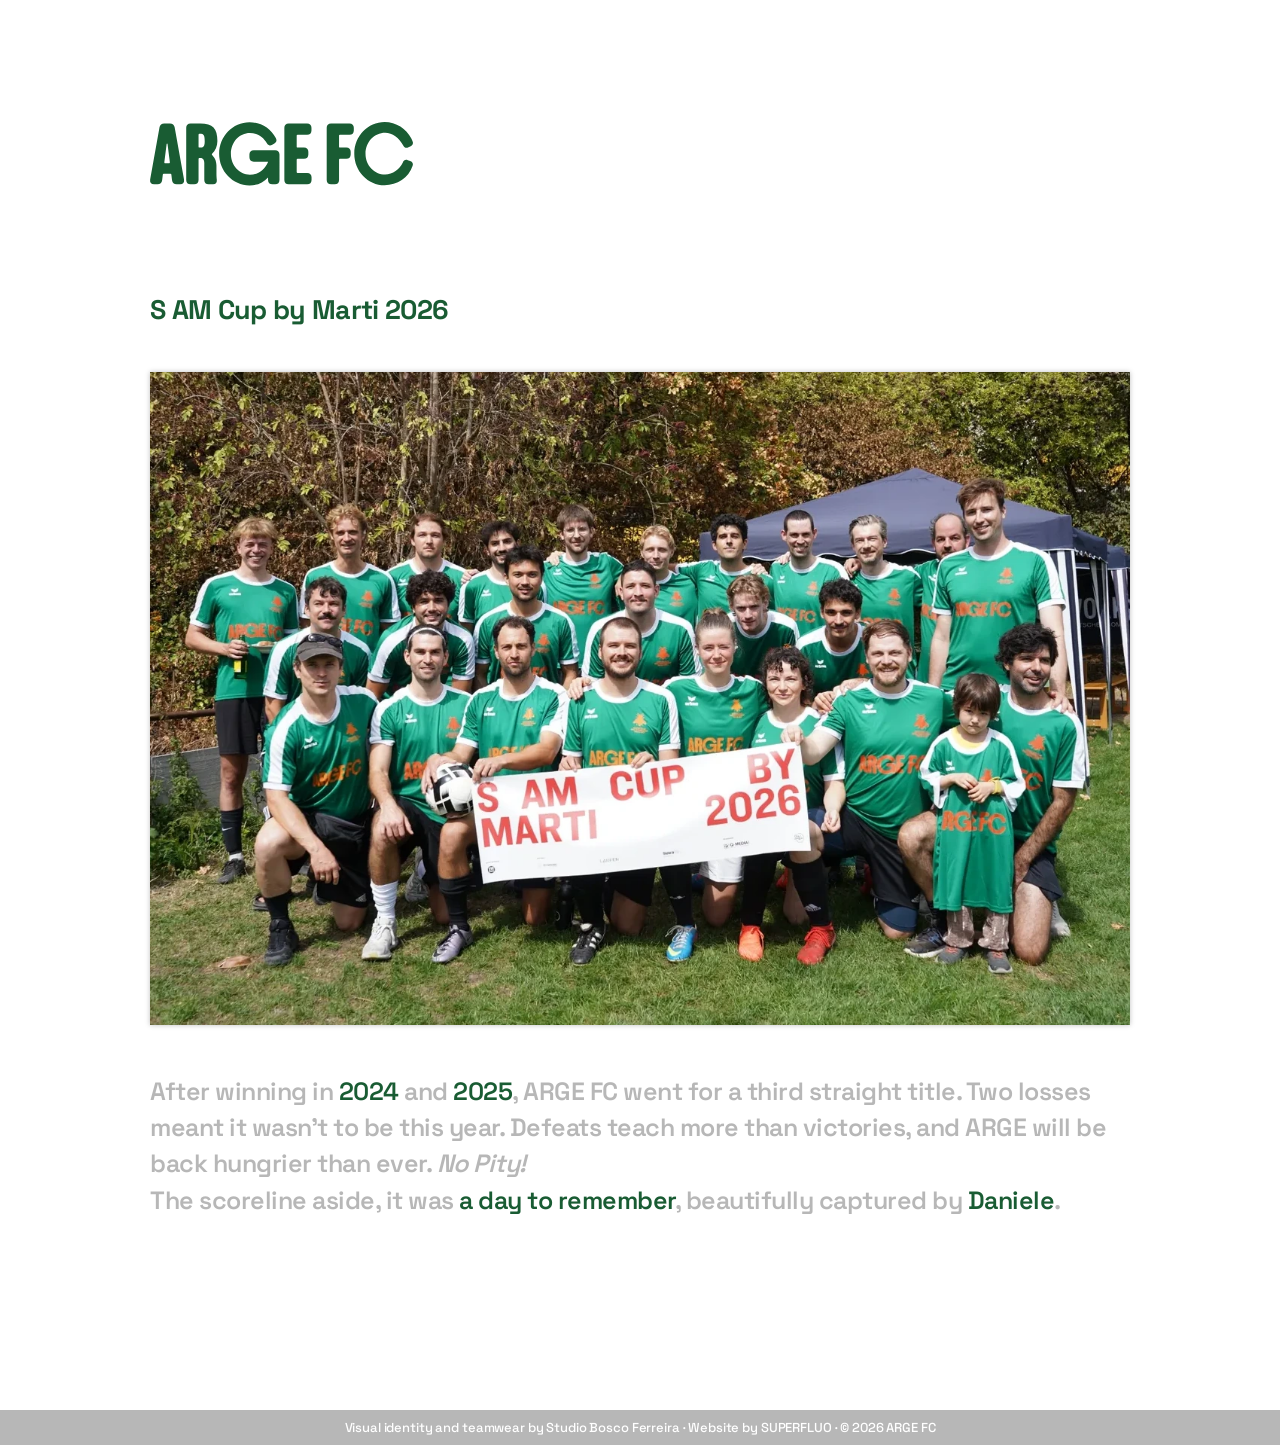
<file: 2026/edition2026.html>
<!DOCTYPE html>
<html lang="en">
<head>
  <meta charset="UTF-8">

  <meta
    name="viewport"
    content="width=device-width, initial-scale=1, viewport-fit=cover"
  >

  <meta name="theme-color" content="#ffffff">

  <title>S AM Cup by Marti 2026 — ARGE FC</title>

  <meta
    name="description"
    content="ARGE FC at the S AM Cup by Marti 2026 — after two straight titles, the cup changed hands, with photos of the day by Daniele."
  >

  <meta property="og:type" content="website">
  <meta property="og:url" content="https://argefc.com/2026/edition2026.html">
  <meta property="og:title" content="S AM Cup by Marti 2026 — ARGE FC">
  <meta
    property="og:description"
    content="ARGE FC at the S AM Cup by Marti 2026 — after two straight titles, the cup changed hands, with photos of the day by Daniele."
  >
  <meta property="og:image" content="https://argefc.com/2026/sam-cup-2026-team.webp">

  <link rel="preconnect" href="https://fonts.googleapis.com">
  <link rel="preconnect" href="https://fonts.gstatic.com" crossorigin>
  <link
    rel="stylesheet"
    href="https://fonts.googleapis.com/css2?family=Space+Grotesk:wght@500;600;700&display=swap"
  >

  <!-- edition.css is in the repository root -->
  <link rel="stylesheet" href="../edition.css">

  <link
    rel="icon"
    type="image/png"
    sizes="32x32"
    href="/resources/favicon-32.png"
  >
  <link
    rel="apple-touch-icon"
    sizes="180x180"
    href="/resources/apple-touch-icon.png"
  >
</head>

<body>

  <main class="content">

    <h1>
      <a class="back-link" href="/home.html">
        <svg class="title-logo" role="img" aria-label="ARGE FC" viewBox="0 0 404.99 137.17" fill="currentColor" xmlns="http://www.w3.org/2000/svg">
          <path d="m28.03,100.72l11.88-66.11c.55-3.19,2.64-4.95,5.94-4.95h7.26c3.3,0,5.39,1.76,5.94,4.95l11.88,66.11c.66,3.85-1.21,5.94-4.95,5.94h-4.4c-3.41,0-5.39-1.76-5.83-5.17l-.88-7.15c-.11-.77-.44-.99-1.1-.99h-8.58c-.66,0-.99.22-1.1.99l-.88,7.15c-.44,3.41-2.42,5.17-5.83,5.17h-4.4c-3.74,0-5.61-2.09-4.95-5.94Zm24.97-21.78l-2.97-23.21c-.11-.88-.99-.88-1.1,0l-2.97,23.21c-.11.66.44,1.21,1.1,1.21h4.84c.66,0,1.21-.55,1.1-1.21Z"/>
          <path d="m73.69,101.16V35.16c0-3.52,1.98-5.5,5.5-5.5h12.32c15.84,0,21.67,6.38,21.67,22.11,0,6.6-2.64,12.32-6.71,16.17-.55.55-.55.99,0,1.54,2.86,2.86,5.5,6.93,5.5,13.53v9.9c0,3.3.22,5.83.44,7.81.44,3.85-.99,5.94-4.73,5.94h-5.61c-3.52,0-5.5-1.98-5.5-5.5v-21.34c0-6.38-3.85-6.38-5.06-6.38h-1.1c-.66,0-1.1.44-1.1,1.1v26.62c0,3.52-1.98,5.5-5.5,5.5h-4.62c-3.52,0-5.5-1.98-5.5-5.5Zm23.43-48.95c0-8.58-2.09-9.35-5.72-9.35h-.99c-.66,0-1.1.44-1.1,1.1v15.18c0,.66.44,1.1,1.1,1.1h.99c3.63,0,5.72-.88,5.72-8.03Z"/>
          <path d="m197.93,101.16V35.16c0-3.52,1.98-5.5,5.5-5.5h23.32c3.52,0,5.5,1.98,5.5,5.5v3.3c0,3.52-1.98,5.5-5.5,5.5h-12.1c-.66,0-1.1.44-1.1,1.1v13.97c0,.66.44,1.1,1.1,1.1h8.14c3.52,0,5.5,1.98,5.5,5.5v3.3c0,3.52-1.98,5.5-5.5,5.5h-8.14c-.66,0-1.1.44-1.1,1.1v15.73c0,.66.44,1.1,1.1,1.1h12.21c3.52,0,5.5,1.98,5.5,5.5v3.3c0,3.52-1.98,5.5-5.5,5.5h-23.43c-3.52,0-5.5-1.98-5.5-5.5Z"/>
          <path d="m251.54,101.16V35.16c0-3.52,1.98-5.5,5.5-5.5h23.32c3.52,0,5.5,1.98,5.5,5.5v3.3c0,3.52-1.98,5.5-5.5,5.5h-12.1c-.66,0-1.1.44-1.1,1.1v13.97c0,.66.44,1.1,1.1,1.1h8.14c3.52,0,5.5,1.98,5.5,5.5v3.3c0,3.52-1.98,5.5-5.5,5.5h-8.14c-.66,0-1.1.44-1.1,1.1v25.63c0,3.52-1.98,5.5-5.5,5.5h-4.62c-3.52,0-5.5-1.98-5.5-5.5Z"/>
          <path d="m357.2,77.13l-3.01-1c-3.01-1-5.26.13-6.26,3.14-4.1,8.61-12.75,15.09-22.43,15.09-13.71,0-24.83-11.84-24.83-26.45s11.12-26.45,24.83-26.45c9.36,0,17.52,6.31,22.92,16.21,1.42,2.83,3.81,3.62,6.64,2.2l2.83-1.42c2.83-1.42,3.62-3.81,2.2-6.64l-1.42-2.93c-6.51-12.45-19.2-20.91-33.79-20.91-21.22,0-38.43,17.89-38.43,39.95s17.2,39.95,38.43,39.95c15.72,0,30.41-9.02,35.45-24.48,1-3.01-.13-5.26-3.14-6.26Z"/>
          <path d="m186.28,63.48l-27.08.04c-3.52,0-5.5,1.98-5.5,5.5v3.52c0,3.52,1.98,5.5,5.5,5.5h18.06v.43c-3.77,9.5-12.58,16.17-22.86,16.17-13.71,0-24.15-11.85-24.15-26.45s10.44-26.45,24.15-26.45c9.36,0,17.21,5.01,21.44,13.15,1.6,2.68,4.03,3.28,6.75,1.66l2.73-1.62c2.73-1.62,3.36-4.04,1.77-6.73-6.51-12.45-18.72-19.96-33.31-19.96-21.22,0-38.43,17.89-38.43,39.95s17.2,39.95,38.43,39.95c10.38,0,17.49-3.45,23.48-10.07v3.11c0,3.52,1.98,5.5,5.5,5.5h3.52c3.52,0,5.5-1.98,5.5-5.5v-32.2c0-3.52-1.98-5.5-5.5-5.5Z"/>
        </svg>
      </a>
    </h1>


    <header class="edition-header">
      <h2>S AM Cup by Marti 2026</h2>
    </header>


    <figure class="edition-image">
      <div class="image-frame">
        <img
          class="team-image"
          src="./sam-cup-2026-team.webp"
          alt="ARGE FC at the S AM Cup by Marti 2026"
          width="1302"
          height="867"
          decoding="async"
          draggable="false"
        >
        <img
          class="edition-labels"
          src="./sam-cup-2026-names.svg"
          alt=""
          aria-hidden="true"
          width="1302"
          height="867"
        >
      </div>
    </figure>


    <section class="edition-note">
      <p>
        After winning in
        <a class="note-link" href="/2024/edition2024.html">2024</a>
        and
        <a class="note-link" href="/2025/edition2025.html">2025</a>,
        ARGE FC went for a third straight title.
        Two losses meant it wasn't to be this year.
        Defeats teach more than victories, and ARGE will be back
        hungrier than ever.
        <em>No Pity!</em><br>
        The scoreline aside, it was
        <a class="note-link" href="./daniele-2026.html">a day to remember</a>,
        beautifully captured by
        <a
          class="note-link"
          href="https://www.instagram.com/danielesciarretta_/"
          target="_blank"
          rel="noopener"
        >
          Daniele</a>.
      </p>
    </section>


    <!--
    Additional photographs can be added by duplicating this block:

    <figure class="edition-image">
      <div class="image-frame">
        <img
          class="team-image"
          src="./another-photo.jpg"
          alt="ARGE FC at the S AM Cup by Marti 2026"
        >
      </div>
    </figure>
    -->

  </main>


  <footer class="site-footer">
    <p>
      Visual identity and teamwear by

      <a
        class="footer-link"
        href="https://www.boscoferreira.com/"
        target="_blank"
        rel="noopener"
      >
        Studio Bosco Ferreira
      </a>

      · Website by

      <a
        class="footer-link"
        href="https://superfluo.cc"
        target="_blank"
        rel="noopener"
      >
        SUPERFLUO
      </a>

      · © 2026 ARGE FC
    </p>
  </footer>

  <script src="../edition-labels.js"></script>

</body>
</html>
</file>
<file: style.css>
/* Oswald is loaded via <link> in the HTML head, not @import,
   so it starts fetching immediately instead of waiting on
   this stylesheet to load first. */


/* ---------------------------------
   Base
--------------------------------- */

* {
  box-sizing: border-box;
}

:root {
  --green: #195c33;
  --orange: #de7628;

  --logo-size: clamp(170px, 23vw, 290px);
  --sticker-size: clamp(20px, 2.4vw, 34px);
}

html {
  width: 100%;
  height: 100%;
  margin: 0;

  /* No background-color here on purpose: leaving it unset lets
     the browser fall back to body's background for "the canvas"
     (the area outside normal content boxes — overscroll bounce,
     and the safe-area strips under the notch/home indicator).
     That makes the notch/home-indicator strips track body's own
     orange-to-green animation automatically, with no duplicate
     animation or timing to keep in sync by hand. */
}

body {
  width: 100%;
  height: 100%;
  min-height: 100vh;
  min-height: 100dvh;
  margin: 0;

  overflow: hidden;
  overscroll-behavior: none;

  background-color: var(--orange);

  background-image:
    radial-gradient(
      circle at center,
      rgba(255, 255, 255, 0.055) 0 1px,
      transparent 1.2px
    ),
    radial-gradient(
      circle at center,
      rgba(0, 0, 0, 0.05) 0 0.8px,
      transparent 1px
    ),
    repeating-linear-gradient(
      45deg,
      rgba(255, 255, 255, 0.018) 0 1px,
      transparent 1px 4px
    );

  background-size:
    7px 7px,
    7px 7px,
    5px 5px;

  background-position:
    0 0,
    3.5px 3.5px,
    0 0;

  animation:
    background-switch
    0s
    linear
    0.5s
    forwards;
}


/* Hidden semantic title */

.sr-only {
  position: absolute;

  width: 1px;
  height: 1px;
  margin: -1px;
  padding: 0;

  overflow: hidden;
  clip: rect(0, 0, 0, 0);

  white-space: nowrap;
  border: 0;
}


/* ---------------------------------
   Central composition
--------------------------------- */

.hero {
  position: relative;

  display: grid;
  place-items: center;

  width: 100%;
  min-height: 100vh;
  min-height: 100dvh;

  padding:
    max(100px, env(safe-area-inset-top))
    24px
    max(150px, env(safe-area-inset-bottom));
}

.entry-link {
  position: relative;

  display: flex;
  flex-direction: column;
  align-items: center;
  justify-content: center;

  color: inherit;
  text-decoration: none;

  cursor: default;
  pointer-events: none;

  -webkit-tap-highlight-color: transparent;
}

body.intro-ready .entry-link {
  cursor: pointer;
  pointer-events: auto;
}

.entry-link:focus-visible {
  outline: 2px solid var(--orange);
  outline-offset: 20px;
}

/* Wraps just the logo + sticker, so the bounce's transform never
   turns .entry-link itself into a stacking context (that would trap
   .nudge-hint below the dim overlay whenever the bounce plays) */

.entry-visual {
  display: flex;
  flex-direction: column;
  align-items: center;

  transform-origin: center;
}


/* ---------------------------------
   Hover
--------------------------------- */

@media (hover: hover) and (pointer: fine) {
  body.intro-ready:not(.is-exiting) .entry-link:hover .entry-visual {
    animation:
      hover-bounce
      380ms
      ease-out;
  }
}


/* ---------------------------------
   Bee logo
--------------------------------- */

.logo {
  position: relative;

  width: var(--logo-size);
  aspect-ratio: 1;

  animation:
    bee-enter
    1.25s
    cubic-bezier(.76, 0, .24, 1)
    both;

  transform-origin: center;

  backface-visibility: hidden;
  will-change: transform;
}

.logo-image {
  display: block;

  width: 100%;
  height: 100%;

  object-fit: contain;

  transform: translate3d(0, 0, 0);

  backface-visibility: hidden;
  will-change: transform;
}


/* ---------------------------------
   Sticker text
--------------------------------- */

.sticker {
  position: absolute;

  top: calc(100% + clamp(32px, 3vw, 48px));
  left: 50%;

  width: max-content;
  max-width: 92vw;
  height: 0;

  overflow: hidden;

  color: var(--orange);

  font-family: "Oswald", sans-serif;
  font-size: var(--sticker-size);
  font-weight: 700;
  line-height: 0.94;
  letter-spacing: -0.025em;
  text-align: center;

  transform: translateX(-50%);

  animation:
    sticker-reveal
    500ms
    cubic-bezier(.76, 0, .24, 1)
    1.8s
    forwards;

  will-change: height;
}

.entry-link.intro-bounce .entry-visual {
  animation:
    hover-bounce
    380ms
    ease-out;
}


/* ---------------------------------
   Entrance animations
--------------------------------- */

@keyframes background-switch {
  to {
    background-color: var(--green);
  }
}

@keyframes bee-enter {
  from {
    transform: scale(18);
  }

  to {
    transform: scale(1);
  }
}

@keyframes sticker-reveal {
  from {
    height: 0;
  }

  to {
    height: 2.9em;
  }
}


/* ---------------------------------
   Hover animation
--------------------------------- */

@keyframes hover-bounce {
  0% {
    transform: scale(1);
  }

  50% {
    transform: scale(1.2);
  }

  100% {
    transform: scale(1);
  }
}


/* ---------------------------------
   Click
--------------------------------- */

body.is-exiting .entry-link {
  cursor: default;
  pointer-events: none;
}

body.is-exiting .sticker {
  visibility: hidden;
  opacity: 0;

  animation: none;
  transition: none;
}


/* ---------------------------------
   Bee flight
--------------------------------- */

body.is-exiting .logo {
  animation:
    bee-horizontal
    525ms
    cubic-bezier(.65, .02, 1, .45)
    1s
    forwards;
}

body.is-exiting .logo-image {
  animation:
    bee-vertical
    525ms
    cubic-bezier(.4, .02, .85, .35)
    1s
    forwards;
}

@keyframes bee-horizontal {
  from {
    transform: translate3d(0, 0, 0);
  }

  to {
    transform: translate3d(-120vw, 0, 0);
  }
}

@keyframes bee-vertical {
  0% {
    transform:
      translate3d(0, 0, 0)
      rotate(0deg)
      scale(1);
  }

  20% {
    transform:
      translate3d(0, -1vh, 0)
      rotate(-2deg)
      scale(1);
  }

  45% {
    transform:
      translate3d(0, -7vh, 0)
      rotate(-7deg)
      scale(0.94);
  }

  70% {
    transform:
      translate3d(0, -22vh, 0)
      rotate(-14deg)
      scale(0.82);
  }

  100% {
    transform:
      translate3d(0, -55vh, 0)
      rotate(-22deg)
      scale(0.65);
  }
}


/* ---------------------------------
   Attention nudge (dim + arrow)
--------------------------------- */

.intro-nudge-overlay {
  position: fixed;
  z-index: 3;
  inset: 0;

  background-color: rgba(255, 255, 255, 0);
  opacity: 0;

  pointer-events: none;

  transition:
    opacity 700ms ease,
    background-color 700ms ease;
}

body.intro-nudge .intro-nudge-overlay {
  opacity: 1;
  background-color: rgba(255, 255, 255, 0.5);
}

body.is-exiting .intro-nudge-overlay {
  opacity: 0 !important;
  transition: none;
}

.nudge-hint {
  position: absolute;
  z-index: 4;
  top: -45%;
  right: -35%;

  display: flex;
  flex-direction: column;
  align-items: flex-end;
  gap: 5px;

  pointer-events: none;

  opacity: 0;

  filter: drop-shadow(3px 3px 2px rgba(0, 0, 0, 0.4));

  transition: opacity 700ms ease;

  animation:
    nudge-pulse
    1.6s
    ease-in-out
    infinite;
}

body.intro-nudge .nudge-hint {
  opacity: 1;
}

body.is-exiting .nudge-hint {
  opacity: 0 !important;
  transition: none;
}

.nudge-arrow {
  width: 130px;
  height: auto;
}

.nudge-text {
  color: #111111;

  font-family: "Oswald", sans-serif;
  font-size: 18px;
  font-weight: 700;
  letter-spacing: 0.08em;
  text-transform: uppercase;
  margin-right: -80px;
}

@keyframes nudge-pulse {
  0%,
  100% {
    transform: translate3d(0, 0, 0);
  }

  50% {
    transform: translate3d(-4px, 4px, 0);
  }
}


/* ---------------------------------
   Mobile
--------------------------------- */

@media (max-width: 700px) {
  :root {
    --logo-size: clamp(175px, 52vw, 260px);
    --sticker-size: clamp(16px, 5vw, 24px);
  }

  .hero {
    padding:
      max(85px, env(safe-area-inset-top))
      18px
      max(145px, env(safe-area-inset-bottom));
  }

  .sticker {
    top: calc(100% + 32px);
  }

  .nudge-hint {
    top: -42%;
    right: -17%;
  }

  .nudge-arrow {
    width: 100px;
  }

  .nudge-text {
    font-size: 18px;
    margin-right: -50px;
  }

  @keyframes bee-enter {
    from {
      transform: scale(14);
    }

    to {
      transform: scale(1);
    }
  }
}
</file>
<file: home.css>
/* Space Grotesk is loaded via <link> in the HTML head,
   not @import, so it starts fetching immediately instead
   of waiting on this stylesheet to load first. */


/* =================================================
   MAIN CONTROLS
================================================= */

:root {
  /* Colors */
  --green: #195c33;
  --orange: #de7628;
  --white: #ffffff;
  --grey: #b7b7b7;

  /* Font */
  --font-family:
    "Space Grotesk",
    Arial,
    sans-serif;

  /* Main column */
  --column-width: 980px;
  --page-gutter: 36px;

  /* Paragraphs */
  --text-width: 985px;
  --text-size: clamp(21px, 2.1vw, 29px);
  --text-weight: 600;
  --text-line-height: 1.45;
  --text-letter-spacing: -0.022em;

  /* Main title */
  --title-size: clamp(84px, 6.2vw, 150px);
  --title-weight: 700;
  --title-line-height: 0.82;
  --title-letter-spacing: 0;

  /* Section titles */
  --section-title-size: clamp(20px, 1.9vw, 25px);

  /* Edition links */
  --edition-size: clamp(22px, 3.7vw, 52px);
  --edition-line-height: 1;

  /* Vertical spacing */
  --content-top: 100px;
  --content-bottom: 60px;
  --title-bottom: 70px;
  --section-bottom: 90px;

  /* Trophy */
  --trophy-size: clamp(60px, 6vw, 90px);
  --trophy-top: 24px;
  --trophy-right: 24px;

  /* Footer */
  --footer-height-padding: 9px;
  --footer-text-size: 13px;
  --footer-line-height: 1.3;
  --footer-align: center;

  /* Bee */
  --bee-size: clamp(26px, 2.7vw, 42px);
  --trail-width: 1.8;
}


/* =================================================
   Base
================================================= */

* {
  box-sizing: border-box;
}

html {
  color-scheme: light;
}

body {
  position: relative;

  display: flex;
  flex-direction: column;

  min-height: 100vh;
  min-height: 100svh;
  margin: 0;

  color: var(--green);
  background-color: var(--white);

  font-family: var(--font-family);
  font-weight: 700;
}


/* =================================================
   Main content
================================================= */

.content {
  position: relative;
  z-index: 2;

  flex: 1;

  width: min(
    calc(100% - (var(--page-gutter) * 2)),
    var(--column-width)
  );

  margin-inline: auto;

  padding:
    var(--content-top)
    0
    var(--content-bottom);
}

section {
  margin-bottom: var(--section-bottom);
}

.content > section:last-child {
  margin-bottom: 0;
}

.friends-section {
  margin-bottom: calc(var(--section-bottom) * 1.5);
}


/* =================================================
   Typography
================================================= */

h1,
h2,
p {
  margin-top: 0;
}

h1 {
  margin-bottom: var(--title-bottom);

  font-size: var(--title-size);
  font-weight: var(--title-weight);
  line-height: var(--title-line-height);
  letter-spacing: var(--title-letter-spacing);
}

.title-logo {
  display: block;

  height: 1.29em;
  width: auto;
  aspect-ratio: 404.99 / 137.17;
  margin-left: -0.265em;
}

h2 {
  margin-bottom: 28px;

  font-size: var(--section-title-size);
  font-weight: 700;
  line-height: 1;
  letter-spacing: 0.045em;
  text-transform: uppercase;
}

p {
  max-width: var(--text-width);
  margin-bottom: 1.25em;

  font-size: var(--text-size);
  font-weight: var(--text-weight);
  line-height: var(--text-line-height);
  letter-spacing: var(--text-letter-spacing);
}

p:last-child {
  margin-bottom: 0;
}


.motto {
  font-style: italic;
}

/* =================================================
   Dictionary definition
================================================= */

.definition {
  margin-bottom: 4em;
  color: var(--grey);
}

.definition-heading {
  display: flex;
  align-items: baseline;
  flex-wrap: wrap;
  gap: 0.35em;

  margin-bottom: 0.35em;
}

.definition-heading strong {
  font-size: 2.2em;
  font-weight: 700;
  letter-spacing: -0.04em;
}

.pronunciation {
  font-family: Georgia, serif;
  font-size: 1.3em;
  font-weight: 400;
}

.word-type {
  font-family: Georgia, serif;
  font-size: 1.3em;
  font-style: italic;
  font-weight: 400;
}

.definition-text {
  margin: 0;
  padding-left: 1.25em;

  font-size: 1.4em;
  line-height: 1.35;
}

.definition-text::before {
  content: "1";

  margin-left: -1.35em;
  margin-right: 0.2em;

  font-family: Georgia, serif;
  font-size: 0.75em;
  font-weight: 400;
}


/* =================================================
   Links
================================================= */

a {
  color: var(--green);
  text-decoration: none;
  font-weight: 700;
}

a:hover,
a:focus-visible {
  color: var(--orange);
}

a:focus-visible {
  outline: 1px solid currentColor;
  outline-offset: 4px;
}

.office-text a {
  font-weight: 700;
}


/* =================================================
   Editions
================================================= */

.edition-list {
  display: grid;
  gap: 6px;

  margin: 0;
  padding: 0;

  list-style: none;
}

.edition-list a {
  font-size: var(--edition-size);
  font-weight: 700;
  line-height: var(--edition-line-height);
  letter-spacing: -0.045em;
  
}


/* =================================================
   Trophy
================================================= */

.trophy-link {
  position: fixed;
  z-index: 20;

  top: var(--trophy-top);
  right: var(--trophy-right);
  left: auto;

  width: var(--trophy-size);

  transform-origin: 50% 90%;
}

.trophy-link img {
  display: block;

  width: 100%;
  height: auto;
}

.trophy-link:hover {
  animation:
    trophy-tilt
    520ms
    ease-in-out;
}

@keyframes trophy-tilt {
  0% {
    transform: rotate(0);
  }

  30% {
    transform: rotate(-9deg);
  }

  65% {
    transform: rotate(5deg);
  }

  100% {
    transform: rotate(0);
  }
}


/* =================================================
   Flying bee
================================================= */

.fly-layer {
  position: fixed;
  z-index: 1;
  inset: 0;

  overflow: hidden;
  pointer-events: none;
}

.fly-trail {
  position: absolute;
  inset: 0;

  width: 100%;
  height: 100%;

  overflow: visible;
}

.trail-dash {
  fill: var(--orange);
  font-family: inherit;
  font-weight: 700;
  user-select: none;
}

.flying-bee {
  position: absolute;

  top: 0;
  left: 0;

  width: var(--bee-size);
  height: auto;

  opacity: 0;

  /*
  The visual "anchor" of the bee — the point that stays pinned
  to the path and that rotate() pivots around. bee.js reads
  these same two variables for its translate offset, so tuning
  them here (e.g. live in DevTools) moves the pivot and the
  anchor together, in sync, instead of drifting apart.
  */
  --bee-anchor-x: 52%;
  --bee-anchor-y: 100%;
  transform-origin: var(--bee-anchor-x) var(--bee-anchor-y);

  backface-visibility: hidden;
  will-change: transform, opacity;
}


/* =================================================
   Footer
================================================= */

.site-footer {
  position: relative;
  z-index: 10;

  width: 100%;

  padding:
    var(--footer-height-padding)
    0;

  color: var(--white);
  background-color: var(--grey);
}

.site-footer p {
  width: min(
    calc(100% - (var(--page-gutter) * 2)),
    var(--column-width)
  );

  max-width: none;
  margin: 0 auto;

  color: inherit;

  font-size: var(--footer-text-size);
  font-weight: 500;
  line-height: var(--footer-line-height);
  letter-spacing: -0.01em;

  text-align: var(--footer-align);
  white-space: nowrap;
}

.footer-link {
  color: var(--white);
}

.footer-link:hover,
.footer-link:focus-visible {
  color: var(--green);
}

/* =================================================
   Winning editions
================================================= */

.edition-list .is-winner > a {
  display: inline-flex;
  align-items: center;
  gap: 0.18em;
}

.edition-cup {
  flex: 0 0 auto;

  width: auto;
  height: 0.8em;
  margin-left: 0.3em;

  overflow: visible;

  fill: var(--orange);
}

#manual,
#manual-2026 {
  word-spacing: 0.05em;
}

/* =================================================
   Tablet / narrow desktop
================================================= */

@media (max-width: 1180px) and (min-width: 701px) {
  :root {
    /*
    Keeps the composition visually narrow
    and centred as the viewport contracts.
    */
    --column-width: 760px;
    --page-gutter: clamp(40px, 7vw, 70px);

    --text-size: clamp(20px, 2.5vw, 26px);
    --edition-size: clamp(24px, 4.2vw, 44px);

    --content-top: 90px;
  }

  /*
  The trophy remains in the upper-right corner,
  but scrolls with the page on narrower screens.
  */

  .trophy-link {
    position: absolute;
  }
}


.superfluo {
  font-family: Arial, "Helvetica Neue", Helvetica, sans-serif;
  font-weight: 700;
  font-size: 0.9em;
  letter-spacing: 0.02em;  
}


/* =================================================
   Mobile
================================================= */

@media (max-width: 700px) {
  :root {
    /*
    Narrow, centred mobile composition.
    */
    --column-width: 560px;
    --page-gutter: clamp(26px, 7vw, 40px);

    /* Main text */
    --text-size: clamp(20px, 5.6vw, 24px);
    --text-weight: 600;
    --text-line-height: 1.4;
    --text-letter-spacing: -0.016em;

    /* Title */
    --title-size: clamp(64px, 18.5vw, 84px);
    --title-bottom: 56px;

    /* Section title */
    --section-title-size: 17px;

    /* Editions */
    --edition-size: clamp(22px, 6.6vw, 32px);
    --edition-line-height: 1.05;

    /* Spacing */
    --content-top: 54px;
    --content-bottom: 100px;

    --section-bottom: 58px;

    /* Footer */
    --footer-height-padding: 11px;
    --footer-text-size: clamp(10px, 3vw, 12px);
    --footer-line-height: 1.35;
    --footer-align: center;

    /* Decorative elements */
    --bee-size: 29px;
    --trophy-size: 48px;
  }


  /* ---------------------------------
     Main text flow
  --------------------------------- */

  p {
    max-width: 100%;

    overflow-wrap: normal;
    word-break: normal;
    hyphens: none;

    text-wrap: pretty;
  }


  /* ---------------------------------
     Definition
  --------------------------------- */

  .definition {
    margin-bottom: 3em;
  }

  .definition-heading {
    gap: 0.28em;
    margin-bottom: 0.3em;
  }

  .definition-heading strong {
    font-size: 1.8em;
  }

  .pronunciation,
  .word-type {
    font-size: 0.95em;
  }

  .definition-text {
    max-width: 100%;
    padding-left: 1.15em;

    font-size: 1.05em;
    line-height: 1.4;

    text-wrap: pretty;
  }

  .definition-text::before {
    margin-left: -1.15em;
    margin-right: 0.18em;
  }


  /* ---------------------------------
     Editions
  --------------------------------- */

  .edition-list {
    gap: 9px;
  }

  .edition-list a {
    display: block;

    font-size: var(--edition-size);
    line-height: var(--edition-line-height);
    letter-spacing: -0.035em;

    white-space: nowrap;
  }


  /* ---------------------------------
     Trophy
  --------------------------------- */

  .trophy-link {
    position: fixed;
    z-index: 20;

    top: auto;
    right: max(16px, env(safe-area-inset-right));
    bottom: max(14px, env(safe-area-inset-bottom));
    left: auto;

    width: var(--trophy-size);

    transform-origin: 50% 90%;
  }

  .trophy-link:active {
    animation:
      trophy-tilt
      520ms
      ease-in-out;
  }


  /* ---------------------------------
     Footer
  --------------------------------- */

  .site-footer {
    position: relative;
    z-index: 10;

    overflow: visible;

    padding:
      var(--footer-height-padding)
      0
      calc(
        var(--footer-height-padding) +
        env(safe-area-inset-bottom)
      );
  }

  .site-footer p {
    position: static;

    width: min(
      calc(100% - (var(--page-gutter) * 2)),
      var(--column-width)
    );

    max-width: none;
    margin: 0 auto;

    color: inherit;

    font-size: var(--footer-text-size);
    font-weight: 500;
    line-height: var(--footer-line-height);

    text-align: var(--footer-align);
    white-space: normal;

    overflow-wrap: normal;
    word-break: normal;
    hyphens: none;

    text-wrap: balance;
  }


  /* ---------------------------------
     Flying bee
  --------------------------------- */

  .flying-bee {
    width: var(--bee-size);
  }
}


/* =================================================
   Reduced motion
================================================= */

@media (prefers-reduced-motion: reduce) {
  .fly-layer {
    display: none;
  }

  .trophy-link:hover,
  .trophy-link:active {
    animation: none;
  }
}
</file>
<file: edition.css>
/* Space Grotesk is loaded via <link> in the HTML head,
   not @import, so it starts fetching immediately instead
   of waiting on this stylesheet to load first. */


/* =================================================
   CONTROLS
================================================= */

:root {
  --green: #195c33;
  --orange: #de7628;
  --white: #ffffff;
  --grey: #b7b7b7;
  --yellow: #f0c52e;

  --font-family:
    "Space Grotesk",
    Arial,
    sans-serif;

  /* Main column */
  --column-width: 980px;
  --page-gutter: 36px;

  /* Page spacing */
  --content-top: 100px;
  --content-bottom: 120px;

  /* ARGE FC title */
  --main-title-size: clamp(84px, 6.2vw, 150px);

  /* Edition title */
  --edition-title-size: clamp(18px, 2.1vw, 28px);
  --edition-title-line-height: 1;

  /* Edition note */
  --note-size: clamp(19px, 2vw, 25px);
  --note-line-height: 1.45;

  /* Footer */
  --footer-size: 13px;
  --footer-padding: 9px;

  /* Confetti */
  --confetti-opacity: 0.75;
  --confetti-width: 8px;
  --confetti-height: 15px;
}


/* =================================================
   BASE
================================================= */

* {
  box-sizing: border-box;
}

html {
  color-scheme: light;
  background-color: var(--white);
}

body {
  position: relative;

  display: flex;
  flex-direction: column;

  min-height: 100vh;
  min-height: 100svh;
  margin: 0;

  overflow-x: hidden;

  color: var(--green);
  background-color: var(--white);

  font-family: var(--font-family);
  font-weight: 600;
}

a {
  color: inherit;
  text-decoration: none;
}

img {
  display: block;
  max-width: 100%;
}


/* =================================================
   CONFETTI
================================================= */

.confetti {
  display: none;
}

body.is-winner .confetti {
  position: fixed;
  z-index: 0;
  inset: 0;

  display: block;

  overflow: hidden;
  pointer-events: none;
}

.confetti span {
  position: absolute;

  top: -40px;
  left: var(--x);

  width: var(--confetti-width);
  height: var(--confetti-height);

  opacity: var(--confetti-opacity);
  background-color: var(--orange);

  animation:
    confetti-fall
    var(--duration)
    linear
    var(--delay)
    infinite;

  will-change: transform;
}


/* Confetti colors */

.confetti span:nth-child(3n) {
  background-color: var(--green);
}

.confetti span:nth-child(5n) {
  background-color: var(--grey);
}

.confetti span:nth-child(7n) {
  background-color: var(--yellow);
}


/* Confetti shapes */

.confetti span:nth-child(2n) {
  width: 13px;
  height: 6px;
}

.confetti span:nth-child(4n) {
  width: 5px;
  height: 18px;
}

.confetti span:nth-child(6n) {
  width: 10px;
  height: 10px;
  border-radius: 50%;
}

.confetti span:nth-child(9n) {
  border-radius: 999px;
}


@keyframes confetti-fall {
  0% {
    transform:
      translate3d(0, -8vh, 0)
      rotate(0deg);
  }

  20% {
    transform:
      translate3d(28px, 20vh, 0)
      rotate(calc(var(--rotation) * 0.2));
  }

  40% {
    transform:
      translate3d(-20px, 44vh, 0)
      rotate(calc(var(--rotation) * 0.4));
  }

  60% {
    transform:
      translate3d(24px, 68vh, 0)
      rotate(calc(var(--rotation) * 0.6));
  }

  80% {
    transform:
      translate3d(-16px, 91vh, 0)
      rotate(calc(var(--rotation) * 0.8));
  }

  100% {
    transform:
      translate3d(12px, 115vh, 0)
      rotate(var(--rotation));
  }
}


/* =================================================
   CONTENT
================================================= */

.content {
  position: relative;
  z-index: 2;

  flex: 1;

  width: min(
    calc(100% - (var(--page-gutter) * 2)),
    var(--column-width)
  );

  margin-inline: auto;

  padding:
    var(--content-top)
    0
    var(--content-bottom);
}


/* =================================================
   ARGE FC TITLE
================================================= */

h1 {
  margin:
    0
    0
    clamp(45px, 6.5vw, 85px);

  font-size: var(--main-title-size);
  font-weight: 700;
  line-height: 0.82;
  letter-spacing: 0;
}

.title-logo {
  display: block;

  height: 1.29em;
  width: auto;
  aspect-ratio: 404.99 / 137.17;
  margin-left: -0.265em;
}

.back-link {
  display: inline-block;

  transition: color 180ms ease;
}

.back-link:hover,
.back-link:focus-visible {
  color: var(--orange);
}

.back-link:focus-visible {
  outline: 1px solid currentColor;
  outline-offset: 6px;
}


/* =================================================
   EDITION TITLE
================================================= */

.edition-header {
  margin-bottom: clamp(30px, 4vw, 48px);
}

h2 {
  max-width: 100%;
  margin: 0;

  font-size: var(--edition-title-size);
  font-weight: 700;
  line-height: var(--edition-title-line-height);
  letter-spacing: -0.025em;

  white-space: nowrap;
}


/* =================================================
   TEAM IMAGES
================================================= */

.edition-image {
  margin: 0;
  overflow: visible;
}

.edition-image + .edition-image {
  margin-top: clamp(30px, 5vw, 60px);
}

.image-frame {
  position: relative;
  overflow: visible;

  background-color: var(--grey);
}

.team-image {
  position: relative;
  z-index: 1;

  display: block;
  width: 100%;
  height: auto;

  box-shadow: 0 0px 5px rgba(0, 0, 0, 0.25);
  transition: box-shadow 200ms ease;

  /* Long-press reveals name labels (see edition-labels.js)
     instead of iOS Safari's native save/copy/share callout or
     its separate lift-to-drag/copy gesture on images. */
  -webkit-touch-callout: none;
  -webkit-user-select: none;
  user-select: none;
  -webkit-user-drag: none;
}

@media (hover: hover) and (pointer: fine) {
  .image-frame:hover .team-image {
    box-shadow: none;
  }
}

.image-frame.is-revealed .team-image {
  box-shadow: none;
}


/* =================================================
   TEAM IMAGE LABELS

   Optional per-edition SVG overlay naming the people in the
   photo. Revealed on hover on desktop (long-press.js handles
   the touch equivalent by toggling is-revealed, since touch
   devices have no hover state at all).
================================================= */

.edition-labels {
  position: absolute;
  inset: 0;
  z-index: 2;

  width: 100%;
  height: 100%;

  opacity: 0;
  pointer-events: none;

  transition: opacity 200ms ease;
}

@media (hover: hover) and (pointer: fine) {
  .image-frame:hover .edition-labels {
    opacity: 1;
  }
}

.image-frame.is-revealed .edition-labels {
  opacity: 1;
}


/* =================================================
   EDITION NOTE
================================================= */

.edition-note {
  max-width: var(--column-width);

  margin-top: clamp(30px, 4vw, 48px);
  margin-bottom: clamp(42px, 6vw, 72px);
}

.edition-note p {
  margin: 0;

  color: var(--grey);

  font-size: var(--note-size);
  font-weight: 600;
  line-height: var(--note-line-height);
  letter-spacing: -0.02em;

  text-wrap: pretty;
}

.edition-note p + p {
  margin-top: 1em;
}

.note-link {
  color: var(--green);
}

.note-link:hover,
.note-link:focus-visible {
  color: var(--orange);
}

.note-link:focus-visible {
  outline: 1px solid currentColor;
  outline-offset: 3px;
}


/* =================================================
   FOOTER
================================================= */

.site-footer {
  position: relative;
  z-index: 3;

  width: 100%;

  padding:
    var(--footer-padding)
    0;

  color: var(--white);
  background-color: var(--grey);
}

.site-footer p {
  width: min(
    calc(100% - (var(--page-gutter) * 2)),
    var(--column-width)
  );

  margin: 0 auto;

  color: inherit;

  font-size: var(--footer-size);
  font-weight: 500;
  line-height: 1.35;
  letter-spacing: -0.01em;

  text-align: center;
}

.footer-link {
  color: var(--white);
}

.footer-link:hover,
.footer-link:focus-visible {
  color: var(--green);
}

.footer-link:focus-visible {
  outline: 1px solid currentColor;
  outline-offset: 3px;
}


/* =================================================
   TABLET
================================================= */

@media (max-width: 1180px) and (min-width: 701px) {
  :root {
    --column-width: 760px;
    --page-gutter: clamp(40px, 7vw, 70px);

    --content-top: 90px;

    --edition-title-size: clamp(18px, 2.7vw, 26px);
    --note-size: clamp(19px, 2.7vw, 23px);

    --confetti-width: 7px;
    --confetti-height: 13px;
  }
}


/* =================================================
   MOBILE
================================================= */

@media (max-width: 700px) {
  :root {
    --column-width: 560px;
    --page-gutter: clamp(26px, 7vw, 40px);

    --content-top: 54px;
    --content-bottom: 100px;

    --main-title-size: clamp(64px, 18.5vw, 84px);

    --edition-title-size: clamp(15px, 4.4vw, 19px);
    --edition-title-line-height: 1;

    --note-size: clamp(20px, 5.5vw, 23px);
    --note-line-height: 1.42;

    --footer-size: clamp(10px, 3vw, 12px);
    --footer-padding: 11px;

    --confetti-opacity: 0.58;
    --confetti-width: 5px;
    --confetti-height: 11px;
  }

  h1 {
    margin-bottom: 45px;
  }

  .edition-header {
    margin-bottom: 28px;
  }

  .edition-note {
    margin-top: 30px;
    margin-bottom: 42px;
  }

  .site-footer {
    padding:
      var(--footer-padding)
      0
      calc(
        var(--footer-padding) +
        env(safe-area-inset-bottom)
      );
  }

  .site-footer p {
    text-wrap: balance;
  }
}


/* =================================================
   VERY NARROW PHONES
================================================= */

@media (max-width: 360px) {
  :root {
    --edition-title-size: 14px;
  }
}


/* =================================================
   REDUCED MOTION
================================================= */

@media (prefers-reduced-motion: reduce) {
  .back-link,
  .team-image {
    transition: none;
  }
}
</file>
